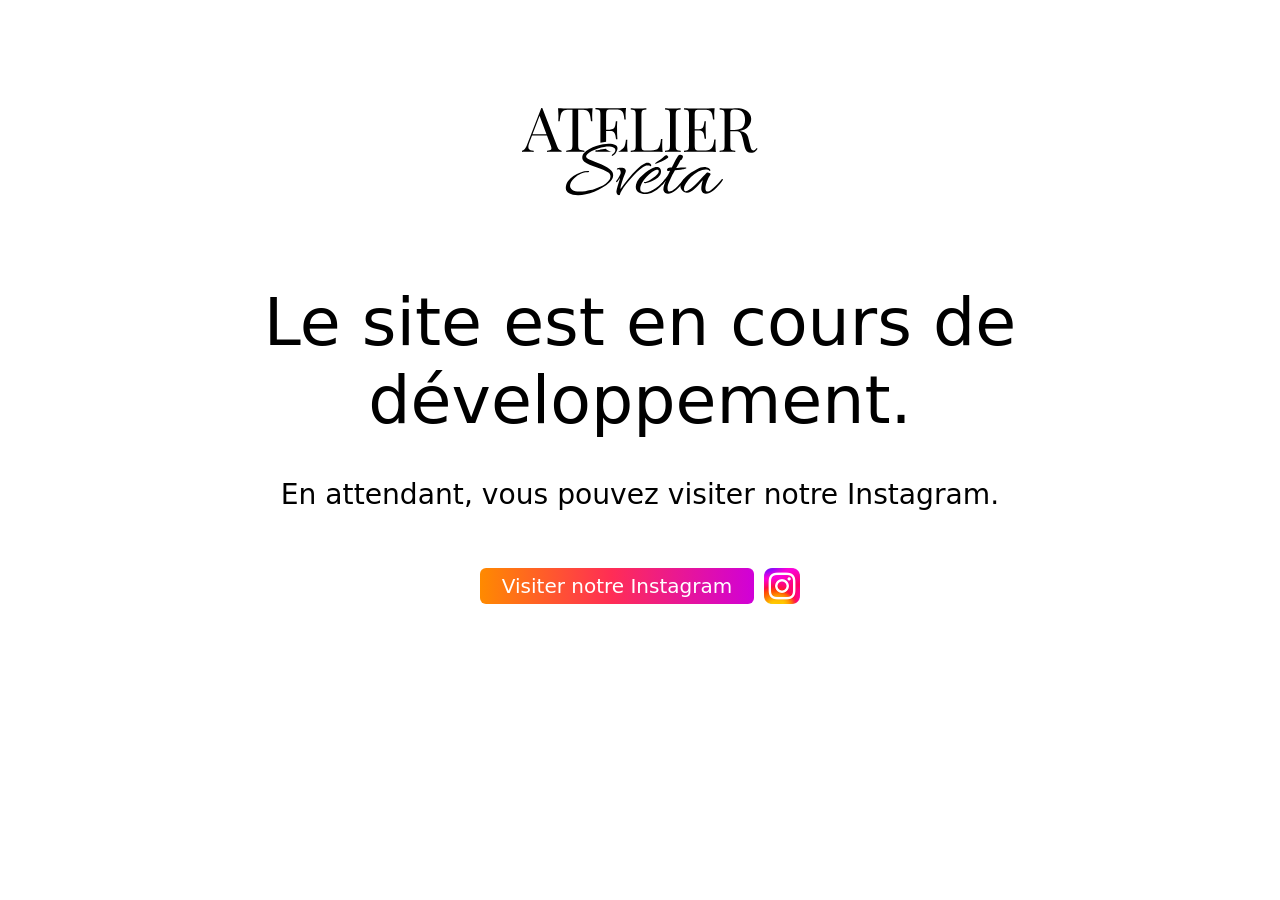
<file: site/index.html>
<!doctype html>
<html lang="fr">
  <head>
    <meta charset="utf-8" />
    <meta name="viewport" content="width=device-width, initial-scale=1" />
    <title>Atelier Sveta | Site en cours de développement</title>
    <meta
      name="description"
      content="Le site Atelier Sveta est en cours de développement. En attendant, vous pouvez visiter notre Instagram."
    />
    <link rel="stylesheet" href="./assets/styles.css" />
  </head>
  <body class="coming-soon-page">
    <main class="coming-soon" aria-labelledby="coming-soon-title">
      <img
        class="coming-soon-logo"
        src="./assets/atelier-sveta-logo.svg"
        alt="Atelier Sveta"
        width="267"
        height="99"
      />

      <section class="coming-soon-copy">
        <h1 id="coming-soon-title">Le site est en cours de développement.</h1>
        <p>En attendant, vous pouvez visiter notre Instagram.</p>
        <a
          class="instagram-link"
          href="https://www.instagram.com/atelier.sveta.causse/"
          target="_blank"
          rel="noopener noreferrer"
        >
          <span>Visiter notre Instagram</span>
          <img src="./assets/instagram-logo.png" alt="" width="36" height="36" />
        </a>
      </section>
    </main>
  </body>
</html>
</file>
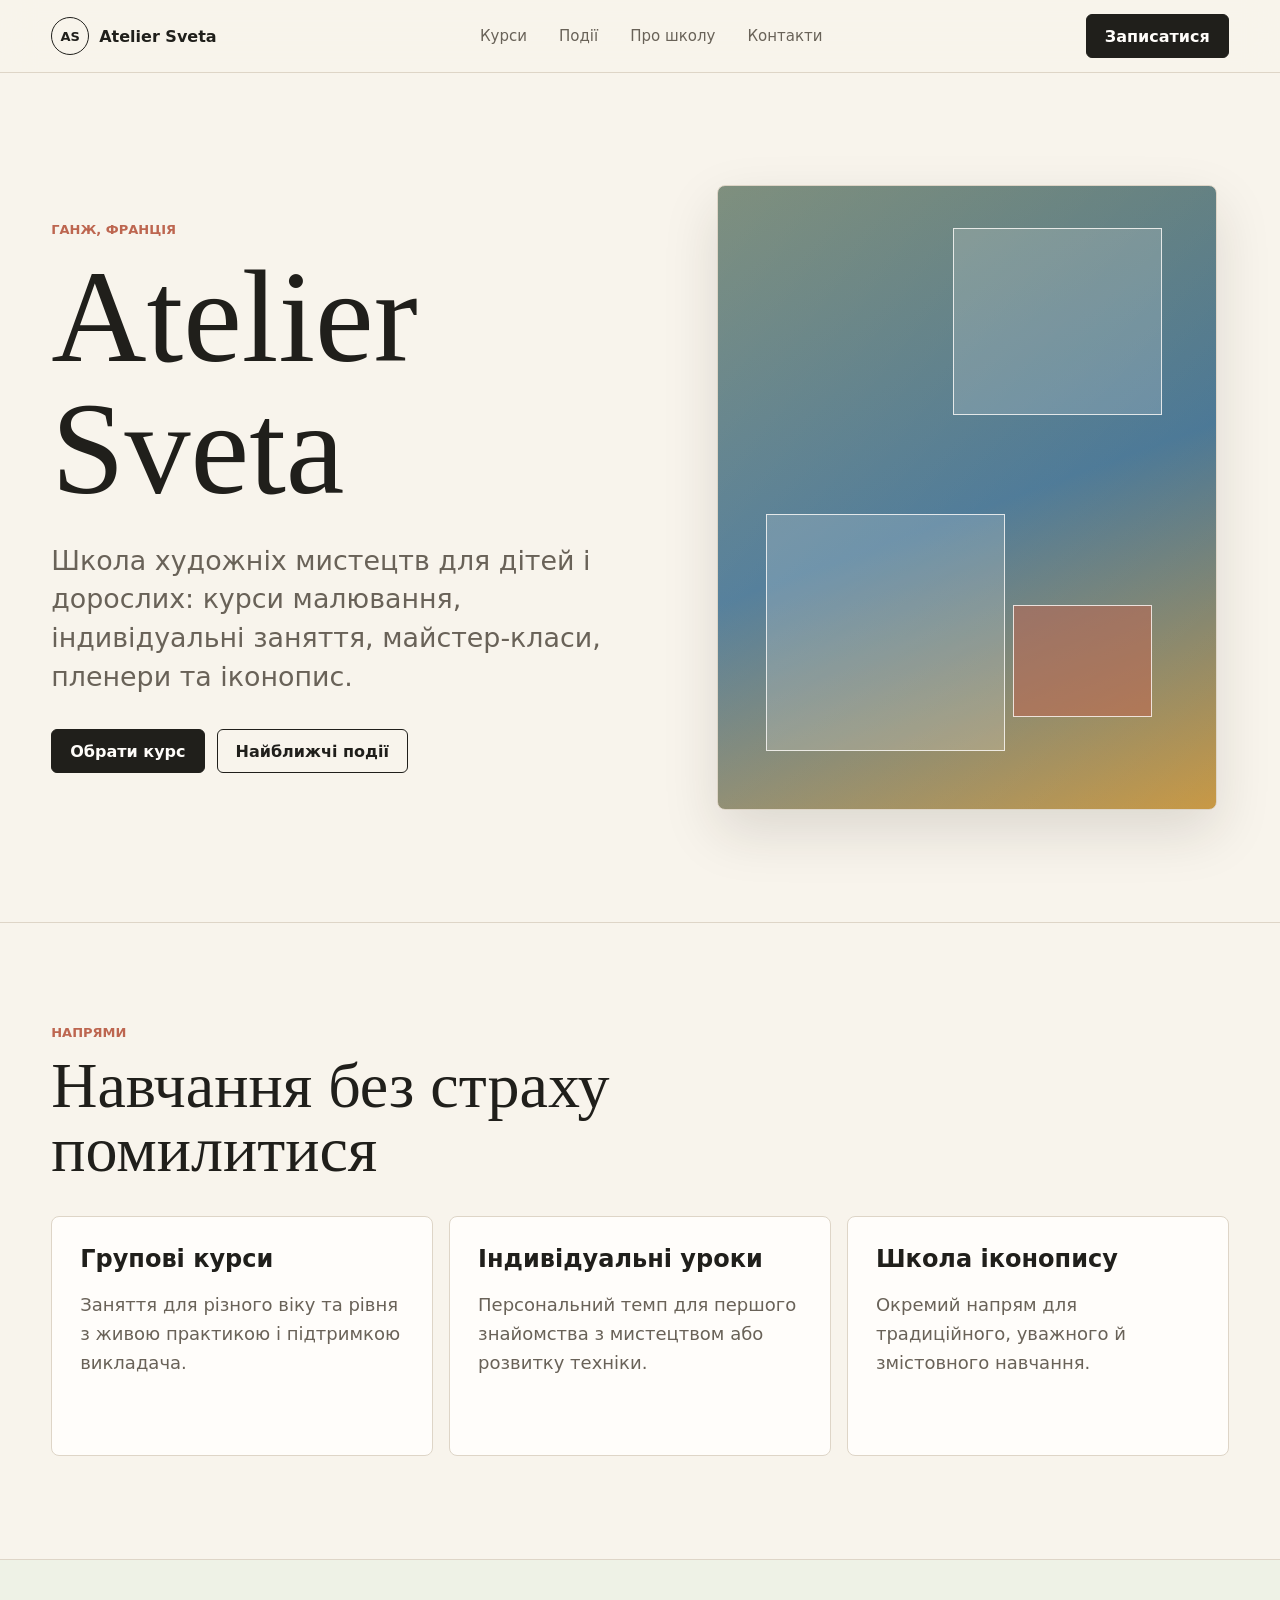
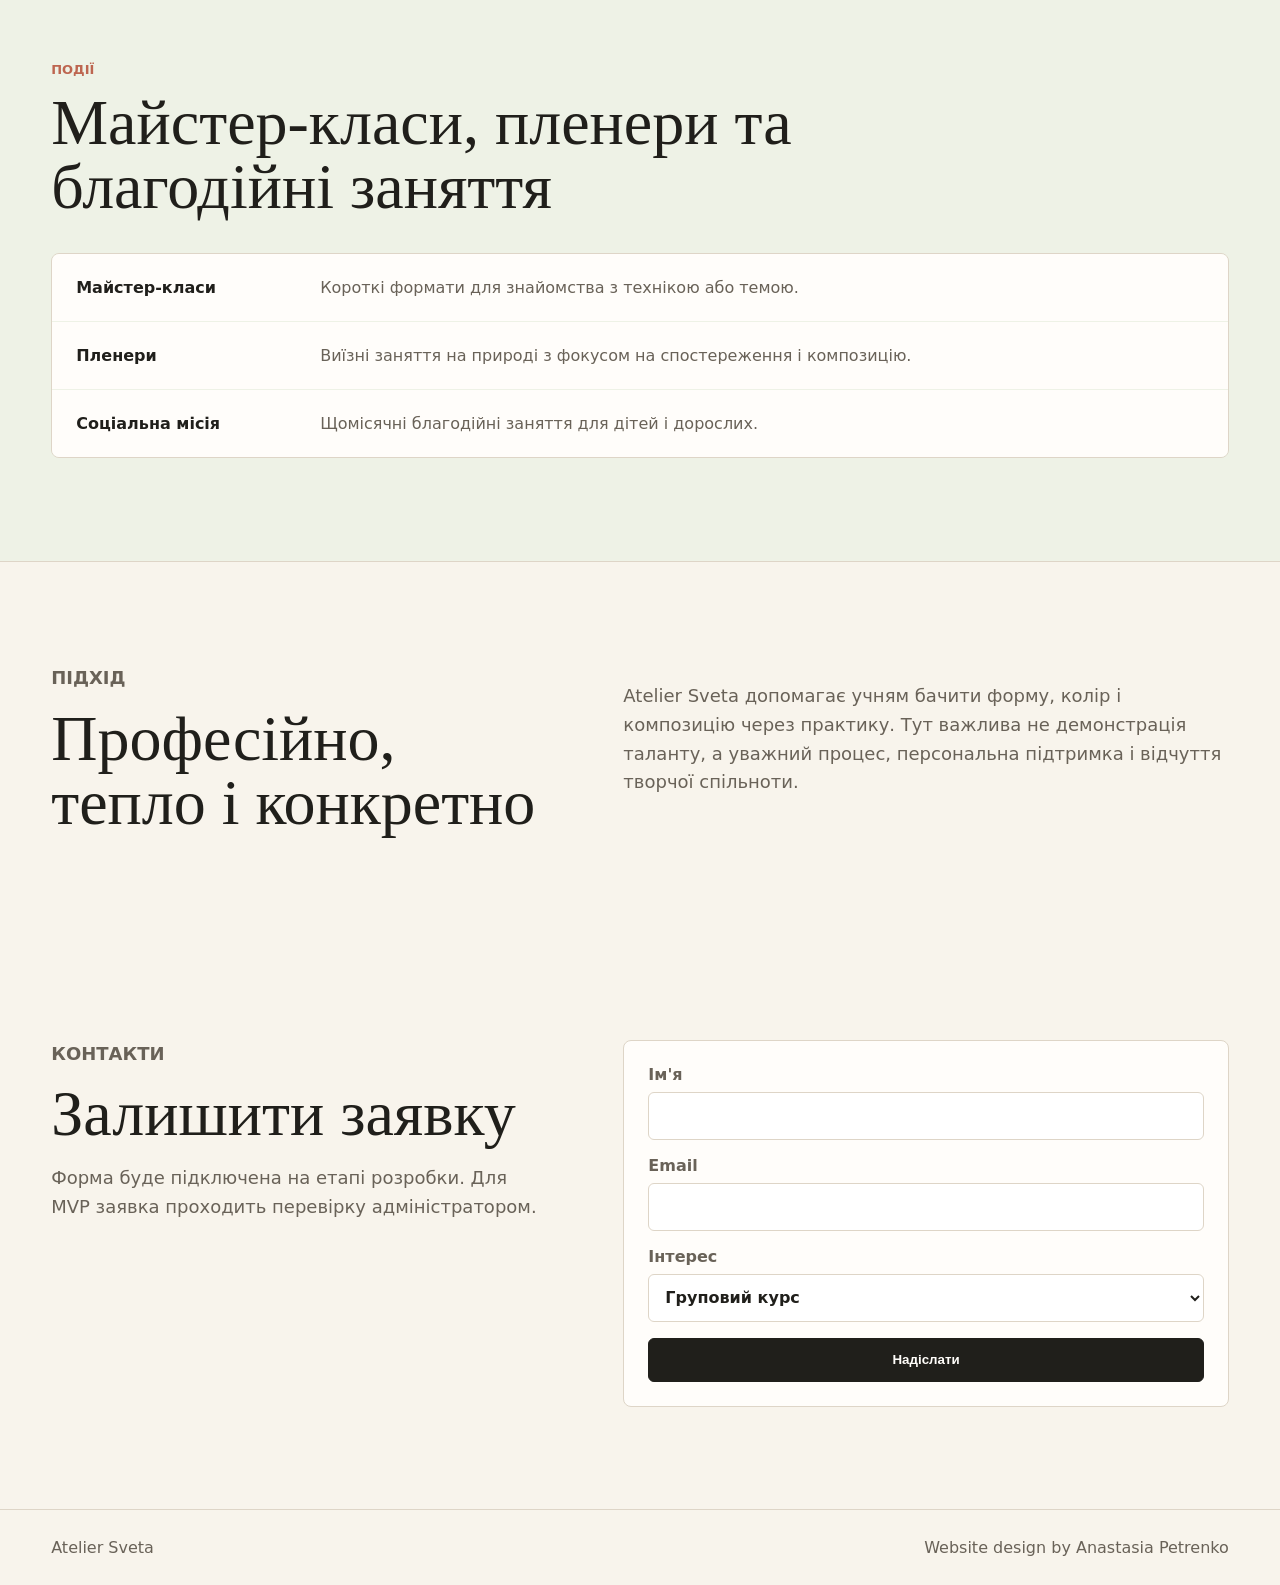
<file: site/dev.html>
<!doctype html>
<html lang="uk">
  <head>
    <meta charset="utf-8" />
    <meta name="viewport" content="width=device-width, initial-scale=1" />
    <title>Atelier Sveta | Art School in Ganges</title>
    <meta
      name="description"
      content="Atelier Sveta is an art school in Ganges, France, offering drawing courses, workshops, plein airs, and icon painting."
    />
    <link rel="stylesheet" href="./assets/styles.css" />
  </head>
  <body>
    <header class="site-header">
      <a class="brand" href="#top" aria-label="Atelier Sveta home">
        <span class="brand-mark">AS</span>
        <span>Atelier Sveta</span>
      </a>
      <nav class="main-nav" aria-label="Primary navigation">
        <a href="#courses">Курси</a>
        <a href="#events">Події</a>
        <a href="#about">Про школу</a>
        <a href="#contact">Контакти</a>
      </nav>
      <a class="nav-cta" href="#contact">Записатися</a>
    </header>

    <main id="top">
      <section class="hero">
        <div class="hero-copy">
          <p class="eyebrow">Ганж, Франція</p>
          <h1>Atelier Sveta</h1>
          <p class="lead">
            Школа художніх мистецтв для дітей і дорослих: курси малювання,
            індивідуальні заняття, майстер-класи, пленери та іконопис.
          </p>
          <div class="hero-actions">
            <a class="button primary" href="#courses">Обрати курс</a>
            <a class="button secondary" href="#events">Найближчі події</a>
          </div>
        </div>
        <div class="hero-visual" aria-hidden="true">
          <div class="canvas-card">
            <span></span>
            <span></span>
            <span></span>
          </div>
        </div>
      </section>

      <section class="section" id="courses">
        <div class="section-heading">
          <p class="eyebrow">Напрями</p>
          <h2>Навчання без страху помилитися</h2>
        </div>
        <div class="card-grid">
          <article class="feature-card">
            <h3>Групові курси</h3>
            <p>Заняття для різного віку та рівня з живою практикою і підтримкою викладача.</p>
          </article>
          <article class="feature-card">
            <h3>Індивідуальні уроки</h3>
            <p>Персональний темп для першого знайомства з мистецтвом або розвитку техніки.</p>
          </article>
          <article class="feature-card">
            <h3>Школа іконопису</h3>
            <p>Окремий напрям для традиційного, уважного й змістовного навчання.</p>
          </article>
        </div>
      </section>

      <section class="section band" id="events">
        <div class="section-heading">
          <p class="eyebrow">Події</p>
          <h2>Майстер-класи, пленери та благодійні заняття</h2>
        </div>
        <div class="event-list">
          <article>
            <strong>Майстер-класи</strong>
            <span>Короткі формати для знайомства з технікою або темою.</span>
          </article>
          <article>
            <strong>Пленери</strong>
            <span>Виїзні заняття на природі з фокусом на спостереження і композицію.</span>
          </article>
          <article>
            <strong>Соціальна місія</strong>
            <span>Щомісячні благодійні заняття для дітей і дорослих.</span>
          </article>
        </div>
      </section>

      <section class="section split" id="about">
        <div>
          <p class="eyebrow">Підхід</p>
          <h2>Професійно, тепло і конкретно</h2>
        </div>
        <p>
          Atelier Sveta допомагає учням бачити форму, колір і композицію через
          практику. Тут важлива не демонстрація таланту, а уважний процес,
          персональна підтримка і відчуття творчої спільноти.
        </p>
      </section>

      <section class="section contact" id="contact">
        <div>
          <p class="eyebrow">Контакти</p>
          <h2>Залишити заявку</h2>
          <p>Форма буде підключена на етапі розробки. Для MVP заявка проходить перевірку адміністратором.</p>
        </div>
        <form class="signup-form">
          <label>
            Ім'я
            <input type="text" name="name" autocomplete="name" />
          </label>
          <label>
            Email
            <input type="email" name="email" autocomplete="email" />
          </label>
          <label>
            Інтерес
            <select name="interest">
              <option>Груповий курс</option>
              <option>Індивідуальний урок</option>
              <option>Майстер-клас або пленер</option>
              <option>Іконопис</option>
            </select>
          </label>
          <button type="submit">Надіслати</button>
        </form>
      </section>
    </main>

    <footer class="site-footer">
      <span>Atelier Sveta</span>
      <span>Website design by Anastasia Petrenko</span>
    </footer>
    <script src="./assets/main.js"></script>
  </body>
</html>
</file>
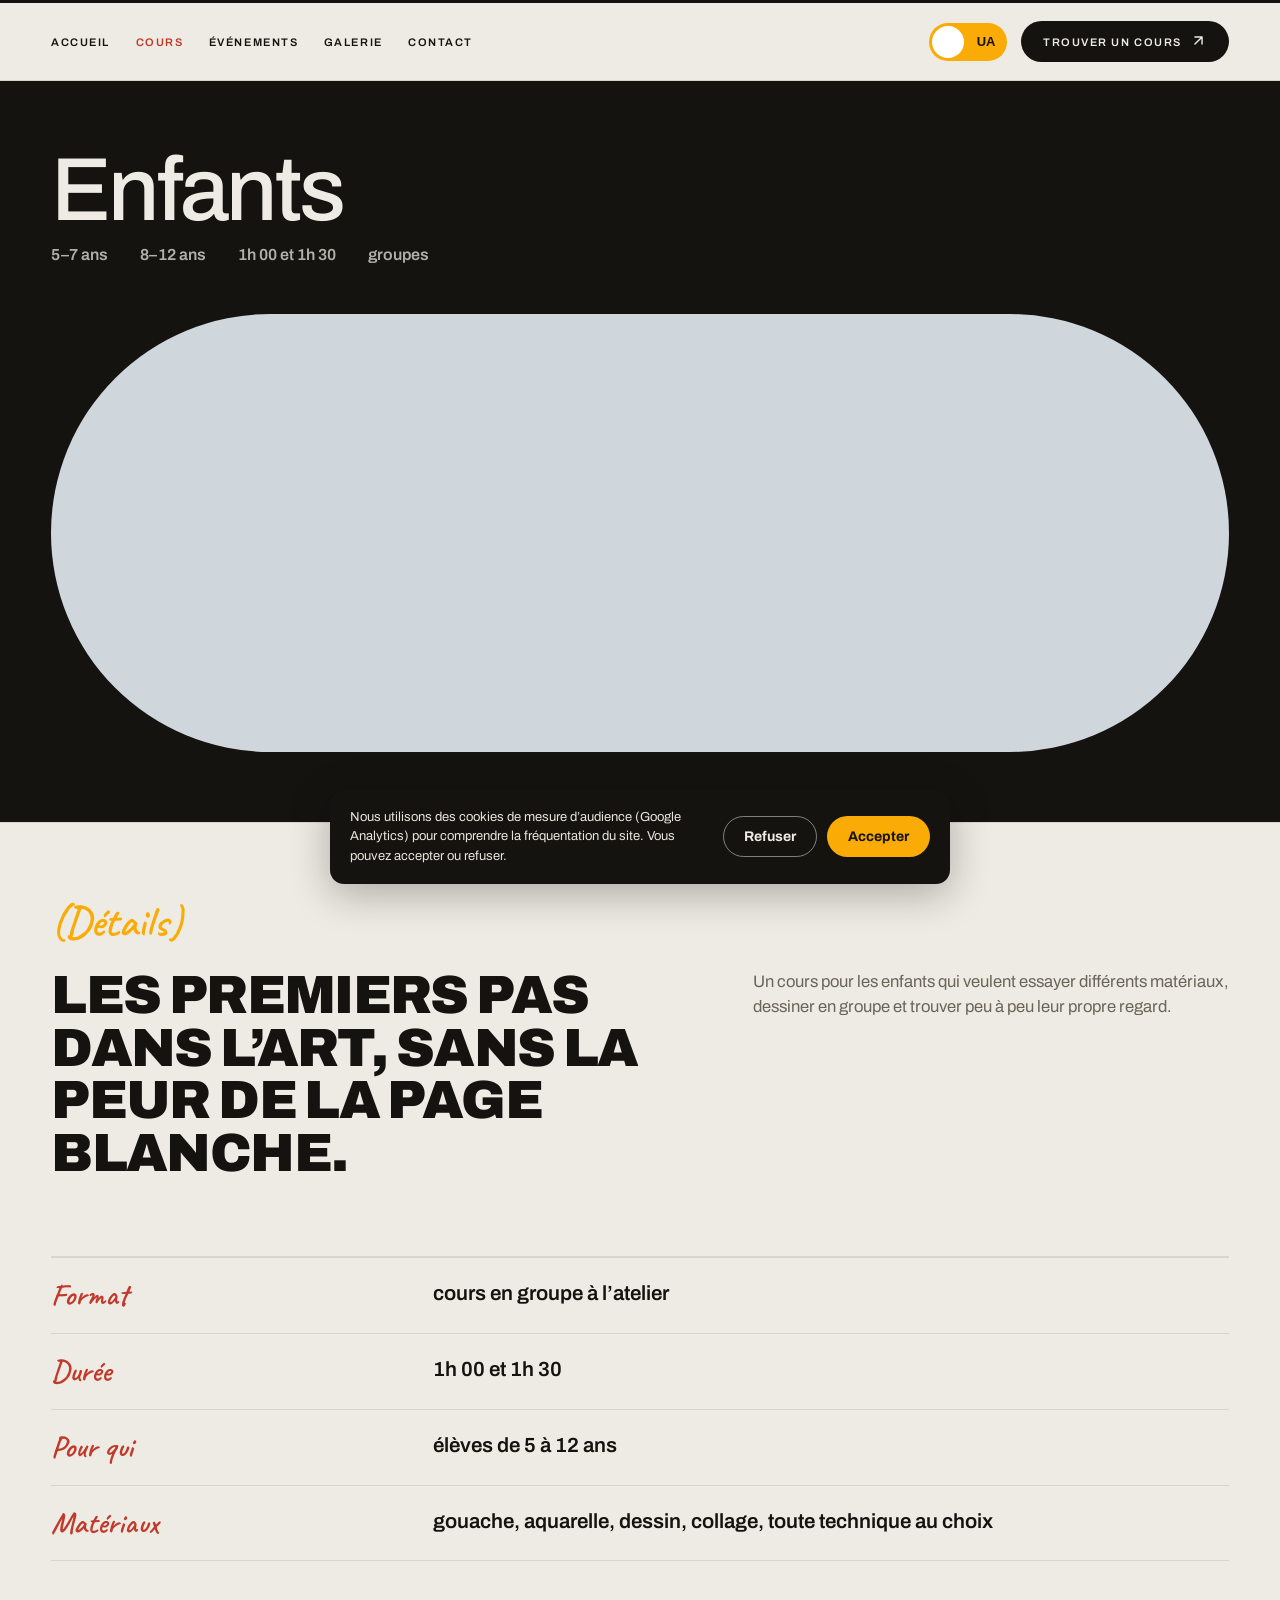
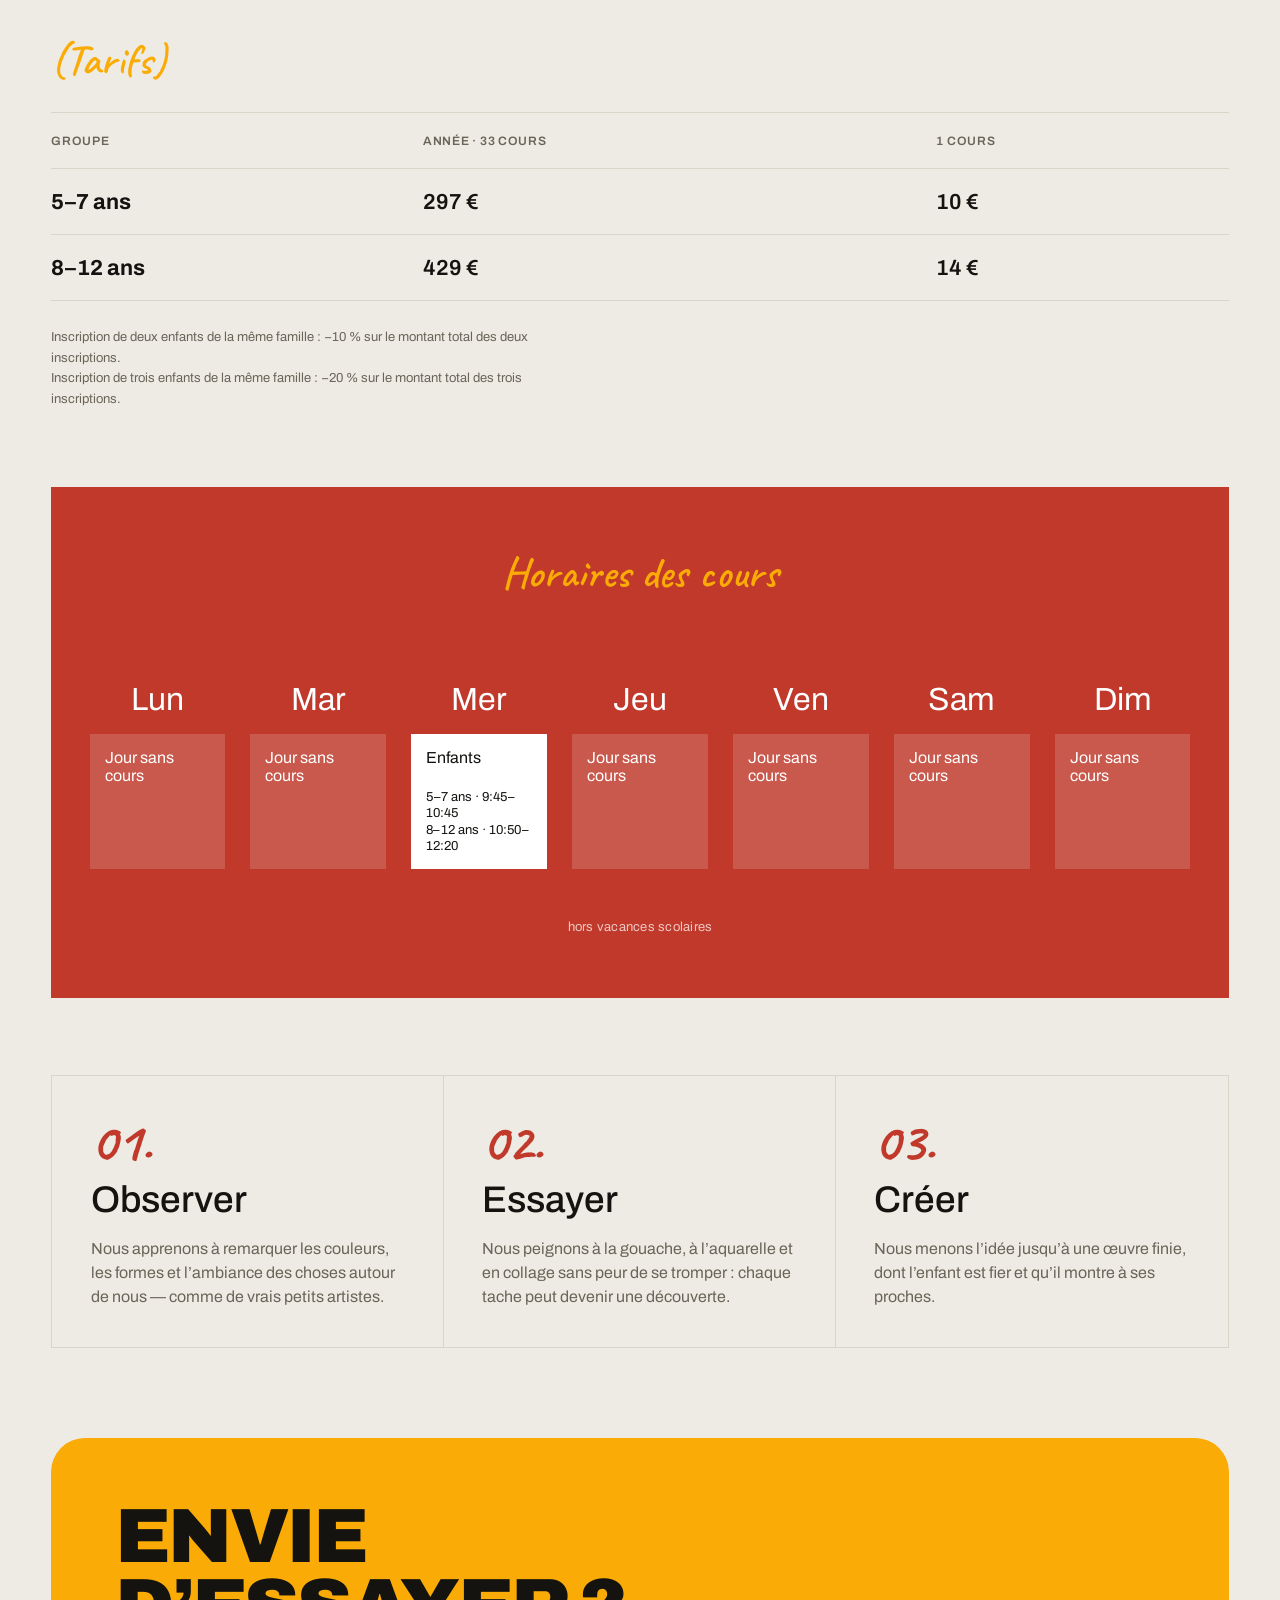
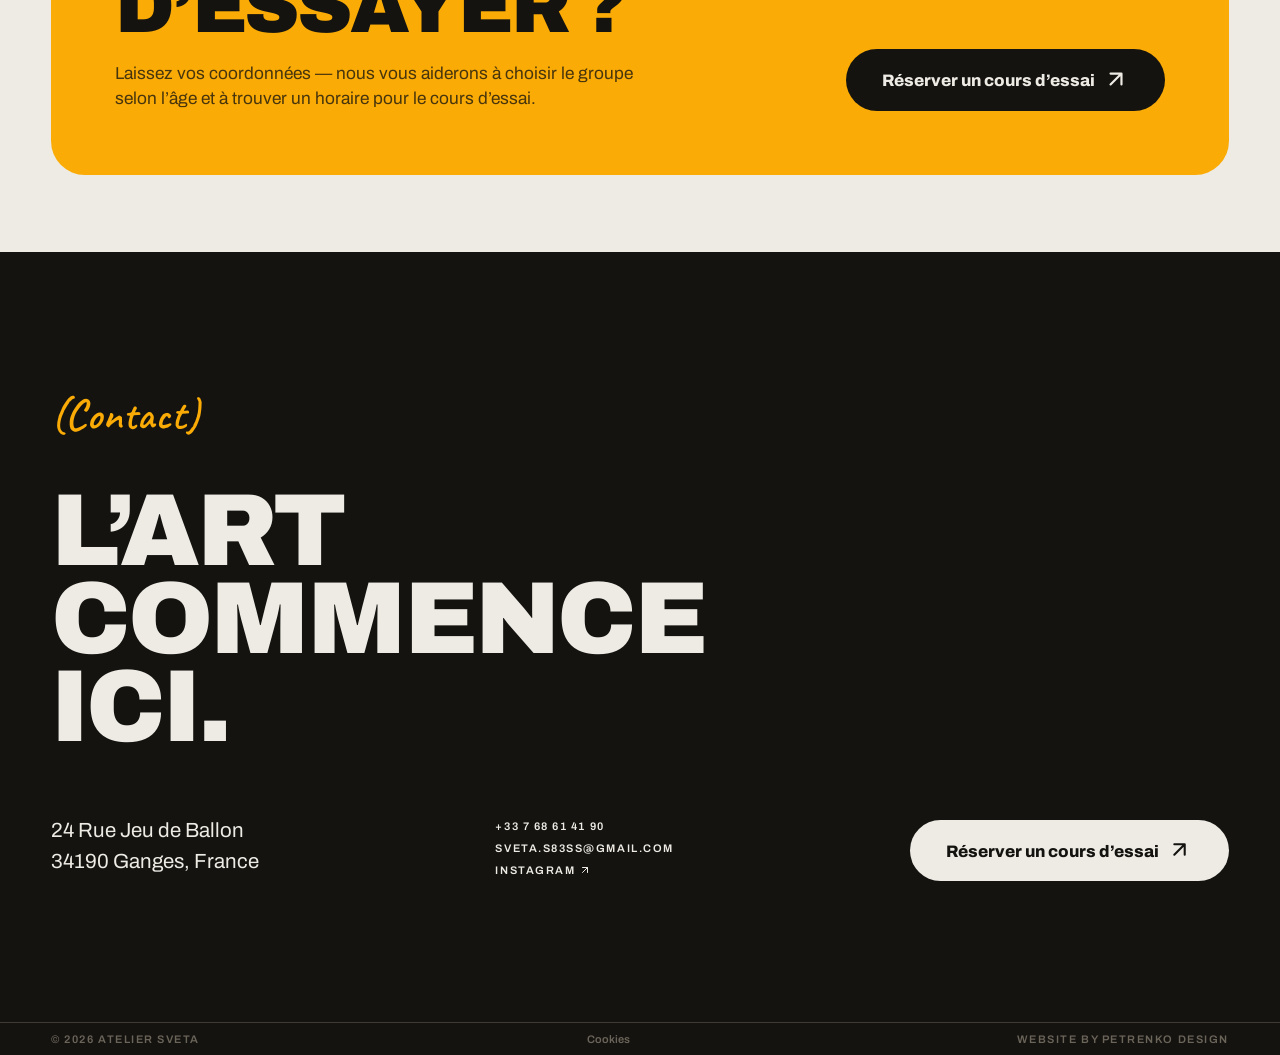
<file: site/development/course.html>
<!DOCTYPE html>
<html lang="fr">
<head>
<meta charset="utf-8">
<link rel="icon" type="image/png" href="./assets/favicon.png?v=2">
<link rel="apple-touch-icon" href="./assets/favicon.png?v=2">
<meta name="description" content="Cours d’art à l’Atelier Sveta (Ganges) : détails, programme, horaires et tarifs. Réservez un cours d’essai.">
<meta name="viewport" content="width=device-width, initial-scale=1">
<link rel="stylesheet" href="./assets/trial-modal.css?v=4">
<link rel="preconnect" href="https://fonts.googleapis.com">
<link rel="preconnect" href="https://fonts.gstatic.com" crossorigin>
<link href="https://fonts.googleapis.com/css2?family=Archivo:wght@400;500;600;700;800;900&family=Caveat:wght@500;600;700&display=swap" rel="stylesheet">
<style>
  * { box-sizing:border-box; }
  body { margin:0; background:#edebe3; color:#141310; font-family:'Archivo',system-ui,sans-serif; -webkit-font-smoothing:antialiased; }
  a { color:inherit; text-decoration:none; }
  ::selection { background:#141310; color:#edebe3; }
  :focus-visible { outline:3px solid rgba(250,171,6,.5); outline-offset:3px; border-radius:6px; }
  .micro { font-family:'Archivo',sans-serif; font-size:11px; font-weight:600; letter-spacing:.14em; text-transform:uppercase; }
  .wm { font-family:'Archivo',sans-serif; font-weight:900; letter-spacing:-.03em; line-height:.86; text-transform:uppercase; }
  .hand { font-family:'Caveat',cursive; font-weight:600; line-height:1; }
  .nlink { transition:color .2s ease; }
  .nlink:hover, .nlink.is-active { color:#c0392b; }
  .btn { transition:transform .25s cubic-bezier(.34,1.3,.5,1), background-color .25s ease, color .25s ease; }
  .btn:hover { transform:scale(1.04); }
  .btn:active { transform:scale(.98); transition-duration:.08s; }
  .btn-icon {
    display:inline-block;
    flex:none;
    background:currentColor;
    -webkit-mask:url('./assets/arrow-up-right.svg') center/contain no-repeat;
    mask:url('./assets/arrow-up-right.svg') center/contain no-repeat;
    transform:translateY(-1px);
    transition:transform .25s ease;
  }
  .btn-icon { width:1.55em; height:1.55em; }
  .btn:hover .btn-icon { transform:translate(4px,-4px); }
  .btn--ink:hover { background:#2a2620 !important; }
  .btn--light:hover { background:#fff !important; }
  .langtoggle { position:relative; display:inline-flex; align-items:center; width:78px; height:38px; border:0; border-radius:999px; padding:3px; background:#FAAB06; overflow:hidden; }
  .langpill { position:absolute; top:3px; left:3px; width:32px; height:32px; background:#fff; border-radius:50%; transition:transform .35s cubic-bezier(.4,0,.2,1); }
  .langtoggle.is-uk .langpill { transform:translateX(40px); }
  .langbtn { position:relative; z-index:1; flex:0 0 36px; width:36px; height:32px; border:0; background:transparent; border-radius:40px; padding:0; color:#141310; cursor:pointer; font-size:13px; font-weight:600; letter-spacing:0; transition:color .25s ease; }
  .langtoggle.is-fr .langbtn:first-of-type,
  .langtoggle.is-uk .langbtn:last-of-type { color:transparent; }
  body .menu-toggle,
  .mobile-nav-lang { display:none; }
  .site-header { display:flex; justify-content:space-between; align-items:center; gap:20px; padding:clamp(11px,1.5vw,18px) max(clamp(20px,4vw,64px), (100% - 1440px)/2); border-top:3px solid #141310; border-bottom:1px solid #d9d5c9; background:#edebe3; }
  .main-nav { display:flex; gap:clamp(18px,2vw,38px); align-items:center; }
  .header-actions { display:flex; justify-content:flex-end; align-items:center; gap:14px; }
  .course-page { min-height:100svh; display:flex; flex-direction:column; }
  .course-hero { background:#141310; color:#edebe3; border-bottom:1px solid #d9d5c9; padding:clamp(44px,5.5vw,82px) clamp(20px,4vw,64px); }
  .course-hero-grid { display:grid; grid-template-columns:minmax(0,1fr) minmax(260px,30vw,520px); gap:clamp(22px,4vw,72px); align-items:center; max-width:1440px; margin-inline:auto; }
  .course-title { margin:0 0 16px; font-weight:500; font-size:clamp(56px,7vw,136px); line-height:.88; letter-spacing:-.03em; }
  .course-tags { display:flex; flex-wrap:wrap; gap:12px 32px; color:rgba(237,235,227,.72); font-size:clamp(15px,1.25vw,22px); font-weight:600; }
  .course-image { aspect-ratio:695/258; border-radius:999px; overflow:hidden; background:#cfd6dc; }
  .course-image img,
  .course-image video { width:100%; height:100%; object-fit:cover; display:block; }
  .course-body { padding:clamp(52px,6vw,96px) clamp(20px,4vw,64px); max-width:1440px; margin-inline:auto; }
  .course-lead { display:grid; grid-template-columns:minmax(0,1.05fr) minmax(280px,.8fr); gap:clamp(34px,6vw,96px); align-items:start; padding-bottom:clamp(52px,6vw,96px); border-bottom:1px solid #d9d5c9; }
  .section-kicker { margin:0 0 clamp(20px,2vw,34px); color:#FAAB06; font-size:clamp(30px,3.4vw,52px); }
  .course-heading { margin:0; font-size:clamp(34px,4.2vw,68px); line-height:.98; font-weight:900; letter-spacing:-.03em; text-transform:uppercase; }
  .course-copy { margin:0; padding-top:calc(clamp(30px,3.4vw,52px) + clamp(20px,2vw,34px)); color:#6b6459; font-size:clamp(16px,1.3vw,22px); line-height:1.5; }
  .detail-list { display:grid; border-top:1px solid #d9d5c9; }
  .detail-row { display:grid; grid-template-columns:minmax(160px,.45fr) 1fr; gap:24px; padding:22px 0; border-bottom:1px solid #d9d5c9; }
  .detail-label { color:#c0392b; font-size:clamp(24px,2.4vw,38px); }
  .detail-value { color:#141310; font-size:clamp(18px,1.6vw,28px); font-weight:600; line-height:1.35; }
  .pricing { margin-top:clamp(52px,6vw,96px); }
  .pricing .section-kicker { margin:0 0 clamp(20px,2.4vw,36px); }
  .pricing-table-wrap { overflow-x:auto; }
  .pricing-table { width:100%; min-width:420px; border-collapse:collapse; }
  .pricing-table th, .pricing-table td { text-align:left; padding:clamp(14px,1.6vw,22px) clamp(14px,1.6vw,26px) clamp(14px,1.6vw,22px) 0; border-bottom:1px solid #d9d5c9; }
  .pricing-table thead th { border-top:1px solid #d9d5c9; font-family:'Archivo',sans-serif; font-weight:600; font-size:clamp(12px,0.95vw,15px); letter-spacing:.06em; text-transform:uppercase; color:#6b6459; }
  .pricing-table tbody th { font-weight:700; font-size:clamp(18px,1.7vw,26px); color:#141310; }
  .pricing-table tbody td { font-weight:600; font-size:clamp(18px,1.7vw,26px); color:#141310; }
  .pricing-table td:not(:first-child), .pricing-table th:not(:first-child) { padding-left:clamp(16px,2vw,40px); }
  .pricing-note { margin:clamp(18px,2vw,30px) 0 0; max-width:74ch; color:#6b6459; font-size:clamp(13px,1vw,16px); line-height:1.6; }
  @media (max-width:640px) {
    .pricing-table-wrap { overflow-x:visible; }
    .pricing-table, .pricing-table tbody { display:block; min-width:0; }
    .pricing-table thead { display:none; }
    .pricing-table tr { display:block; border-top:1px solid #d9d5c9; padding:20px 0; }
    .pricing-table th, .pricing-table td { display:block; border:none; padding:0; }
    .pricing-table tbody th { font-size:24px; margin-bottom:14px; }
    .pricing-table td { display:flex; justify-content:space-between; align-items:baseline; gap:16px; padding:7px 0; font-size:19px; }
    .pricing-table td:not(:first-child), .pricing-table th:not(:first-child) { padding-left:0; }
    .pricing-table td::before { content:attr(data-label); color:#6b6459; font-weight:600; font-size:13px; letter-spacing:.04em; text-transform:uppercase; }
  }
  .program { display:grid; grid-template-columns:repeat(3,minmax(0,1fr)); gap:0; margin-top:clamp(52px,6vw,96px); border:1px solid #d9d5c9; border-bottom:none; }
  .program-card { padding:clamp(28px,3vw,48px); border-right:1px solid #d9d5c9; border-bottom:1px solid #d9d5c9; }
  .program-card:nth-child(3n) { border-right:none; }
  .program-card h3 { margin:0 0 18px; font-size:clamp(26px,2.9vw,52px); line-height:.98; font-weight:500; }
  .program-num { display:block; font-family:'Caveat',cursive; font-weight:700; color:#c0392b; font-size:1.5em; line-height:1; margin-bottom:12px; }
  .program-card p { margin:0; color:#6b6459; font-size:clamp(16px,1.25vw,20px); line-height:1.5; }
  .schedule-section { margin-top:clamp(52px,6vw,96px); padding:clamp(44px,5vw,72px) clamp(18px,3vw,42px) clamp(42px,5vw,70px); background:#c0392b; color:#fff; overflow:hidden; }
  .schedule-title { margin:0 0 clamp(42px,7vw,110px); color:#FAAB06; font-size:clamp(30px,3.4vw,52px); text-align:center; }
  .schedule-grid { display:grid; grid-template-columns:repeat(7,minmax(0,1fr)); gap:clamp(14px,2vw,28px); align-items:stretch; }
  .schedule-note { margin:clamp(28px,4vw,56px) 0 0; text-align:center; color:rgba(255,255,255,.72); font-family:'Archivo',sans-serif; font-size:clamp(13px,1vw,16px); letter-spacing:.02em; }
  .schedule-day { display:grid; grid-template-rows:auto 1fr; gap:18px; min-width:0; }
  .schedule-day-name { margin:0; color:#fff; text-align:center; font-size:clamp(22px,2.5vw,44px); line-height:1; font-weight:400; }
  .schedule-card { width:100%; min-width:0; aspect-ratio:1/1; display:flex; flex-direction:column; justify-content:space-between; padding:15px; background:rgba(255,255,255,.16); color:#fff; overflow:hidden; }
  .schedule-card.is-active { background:#fff; color:#141310; }
  .schedule-card-title { margin:0; font-size:16px; line-height:1.15; font-weight:400; }
  .schedule-card-time { margin:18px 0 0; font-size:13px; line-height:1.25; }
  .schedule-card-note { margin:10px 0 0; color:inherit; opacity:.74; font-size:12px; line-height:1.3; }
  .course-cta { display:grid; grid-template-columns:minmax(0,1fr) auto; gap:24px; align-items:end; margin-top:clamp(54px,7vw,110px); padding:clamp(38px,5vw,74px); background:#FAAB06; color:#141310; border-radius:34px; }
  .course-cta h2 { margin:0; font-size:clamp(42px,6vw,96px); line-height:.92; }
  .course-cta p { margin:18px 0 0; max-width:54ch; color:rgba(20,19,16,.78); font-size:clamp(16px,1.35vw,22px); line-height:1.45; }
  .contact-section { background:#141310; color:#edebe3; padding:clamp(90px,11vw,150px) max(clamp(20px,4vw,64px), (100% - 1440px)/2); }
  .contact-kicker { margin:0 0 clamp(30px,4vw,60px); color:#FAAB06; font-size:clamp(30px,3.4vw,52px); }
  .contact-title { margin:0; font-size:clamp(40px,8vw,140px); color:#edebe3; }
  .contact-layout { display:flex; justify-content:space-between; gap:30px; flex-wrap:wrap; margin-top:clamp(40px,5vw,80px); }
  .contact-address { font-size:clamp(18px,1.6vw,24px); line-height:1.5; }
  .contact-links { line-height:2; color:#FAAB06; }
  .flink { color:#edebe3; transition:color .2s ease; }
  .flink:hover { color:#FAAB06; }
  .flink[data-arrow="true"]::after {
    content:"";
    display:inline-block;
    width:1.1em;
    height:1.1em;
    margin-left:.34em;
    vertical-align:-.14em;
    background:currentColor;
    -webkit-mask:url("./assets/arrow-up-right.svg") center/contain no-repeat;
    mask:url("./assets/arrow-up-right.svg") center/contain no-repeat;
  }
  .site-footer { display:flex; align-items:center; justify-content:space-between; gap:18px; padding:10px clamp(20px,4vw,64px); background:#141310; color:#6b6459; border-top:1px solid rgba(107,100,89,.5); }
  .site-footer-copy, .site-footer-credit { flex:none; color:#6b6459; white-space:nowrap; }
  .site-footer-line { display:none; }

  @media (max-width:920px) {
    .site-header { position:relative; flex-wrap:wrap; gap:10px; padding:14px; z-index:50; }
    .site-header .menu-toggle { display:inline-flex; align-items:center; justify-content:center; width:54px; height:44px; flex:0 0 54px; border:1px solid #cfcabd; border-radius:999px; background:transparent; color:#141310; cursor:pointer; }
    .menu-toggle-line, .menu-toggle-line::before, .menu-toggle-line::after { content:""; display:block; width:19px; height:2px; border-radius:2px; background:currentColor; transition:transform .25s ease, opacity .2s ease; }
    .menu-toggle-line { position:relative; }
    .menu-toggle-line::before, .menu-toggle-line::after { position:absolute; left:0; }
    .menu-toggle-line::before { top:-6px; }
    .menu-toggle-line::after { top:6px; }
    .site-header.is-menu-open .menu-toggle { background:#141310; color:#edebe3; }
    .site-header.is-menu-open .menu-toggle-line { background:transparent; }
    .site-header.is-menu-open .menu-toggle-line::before { transform:translateY(6px) rotate(45deg); }
    .site-header.is-menu-open .menu-toggle-line::after { transform:translateY(-6px) rotate(-45deg); }
    .main-nav { position:fixed; inset:0; z-index:1200; display:flex; flex-direction:column; justify-content:flex-end; width:100%; min-height:100svh; gap:0; overflow:hidden; padding:clamp(86px,18vw,118px) 24px clamp(34px,9vw,52px); border:none; background:rgba(8,8,7,.96); transform:translateY(-105%); opacity:0; pointer-events:none; transition:transform .34s cubic-bezier(.4,0,.2,1), opacity .25s ease; }
    .site-header.is-menu-open .main-nav { transform:translateY(0); opacity:1; pointer-events:auto; }
    .main-nav .nlink { width:100%; color:#edebe3; font-size:clamp(30px,11.5vw,52px); font-weight:800; letter-spacing:-.04em; line-height:1; text-transform:none; }
    .main-nav .nlink:hover, .main-nav .nlink.is-active { color:#c0392b; }
    .desktop-lang { display:none !important; }
    .mobile-nav-lang { display:flex; width:100%; margin-top:clamp(34px,9vw,52px); padding-top:22px; border-top:1px solid rgba(237,235,227,.16); align-items:center; justify-content:space-between; gap:16px; }
    .mobile-nav-lang-label { color:rgba(237,235,227,.42); font-size:11px; letter-spacing:.16em; }
    .mobile-nav-lang .langtoggle { background:#FAAB06; }
    .header-actions { width:100%; justify-content:space-between; gap:10px; }
    .header-cta { flex:1; justify-content:center; min-width:0; height:44px; padding:0 14px !important; font-size:10px; letter-spacing:.14em; white-space:nowrap; }
    .course-hero { padding:34px 16px 42px; }
    .course-hero-grid { grid-template-columns:1fr; gap:22px 16px; }
    .course-title-wrap { display:contents; }
    .course-title { grid-column:1; grid-row:1; margin:0; font-size:clamp(44px,13vw,68px); color:#edebe3; }
    .course-image { grid-column:1 / -1; grid-row:2; width:100%; aspect-ratio:3.2/1; }
    .course-tags { grid-column:1 / -1; grid-row:3; font-size:clamp(12px,3.4vw,14px); gap:8px 16px; }
    .course-body { padding:52px 16px 72px; }
    .course-lead { grid-template-columns:1fr; gap:28px; }
    .course-heading { font-size:clamp(38px,12vw,58px); }
    .course-copy { padding-top:0; }
    .detail-row { grid-template-columns:1fr; gap:8px; padding:18px 0; }
    .program { grid-template-columns:1fr; margin-left:-16px; margin-right:-16px; border-left:none; border-right:none; }
    .program-card { border-right:none; padding:30px 16px; }
    .schedule-section { margin-left:-16px; margin-right:-16px; padding:46px 16px; }
    .schedule-title { text-align:left; margin-bottom:40px; }
    .schedule-grid { grid-template-columns:1fr; gap:18px; }
    .schedule-day { grid-template-columns:64px 1fr; grid-template-rows:auto; align-items:stretch; gap:14px; }
    .schedule-day-name { text-align:left; font-size:28px; padding-top:16px; }
    .schedule-card { aspect-ratio:auto; min-height:132px; padding:22px; }
    .course-cta { grid-template-columns:1fr; padding:34px 18px; border-radius:28px; text-align:center; }
    .course-cta p { margin-inline:auto; }
    .course-cta .btn { justify-content:center; }
    .contact-section { padding:72px 16px; }
    .contact-kicker { margin-bottom:34px; }
    .contact-title { font-size:clamp(34px,11vw,54px); line-height:.94; letter-spacing:0; }
    .contact-layout { display:block; margin-top:40px; }
    .contact-address { margin-bottom:28px; }
    .contact-links { margin-bottom:34px; color:#edebe3; }
    .contact-links a { margin-bottom:8px; }
    .contact-section .btn { width:100%; justify-content:center; }
    .site-footer { flex-direction:column; align-items:center; text-align:center; gap:10px; padding:10px 16px; }
    .site-footer-copy, .site-footer-credit { white-space:normal; }
  }
</style>
</head>
<body>
<div class="course-page">
  <header class="site-header">
    <nav class="main-nav micro" id="mobile-menu">
      <a href="./home.html#top" class="nlink" data-i18n-fr="Accueil" data-i18n-uk="Головна">Accueil</a>
      <a href="./courses.html" class="nlink is-active" data-i18n-fr="Cours" data-i18n-uk="Курси">Cours</a>
      <a href="./events.html" class="nlink" data-i18n-fr="Événements" data-i18n-uk="Події">Événements</a>
      <a href="./gallery.html" class="nlink" data-i18n-fr="Galerie" data-i18n-uk="Галерея">Galerie</a>
      <a href="./contacts.html" class="nlink" data-i18n-fr="Contact" data-i18n-uk="Контакти">Contact</a>
      <div class="mobile-nav-lang micro">
        <span class="mobile-nav-lang-label" data-i18n-fr="Langue" data-i18n-uk="Мова">Langue</span>
        <div class="langtoggle is-fr">
          <span class="langpill" aria-hidden="true"></span>
          <button class="langbtn" type="button">FR</button>
          <button class="langbtn" type="button">UA</button>
        </div>
      </div>
    </nav>
    <div class="header-actions micro">
      <button class="menu-toggle" type="button" aria-label="Ouvrir le menu" data-i18n-aria-label-fr="Ouvrir le menu" data-i18n-aria-label-uk="Відкрити меню" aria-expanded="false" aria-controls="mobile-menu">
        <span class="menu-toggle-line" aria-hidden="true"></span>
      </button>
      <div class="desktop-lang langtoggle is-fr">
        <span class="langpill" aria-hidden="true"></span>
        <button class="langbtn" type="button">FR</button>
        <button class="langbtn" type="button">UA</button>
      </div>
      <a href="./courses.html" class="header-cta btn btn--ink" style="display:inline-flex; align-items:center; gap:8px; background:#141310; color:#edebe3; padding:12px 22px; border-radius:40px;"><span data-i18n-fr="Trouver un cours" data-i18n-uk="Знайти курс">Trouver un cours</span> <span class="btn-icon" aria-hidden="true"></span></a>
    </div>
  </header>

  <main>
    <section class="course-hero">
      <div class="course-hero-grid">
        <div class="course-title-wrap">
          <h1 class="course-title" data-course-title>Enfants</h1>
          <div class="course-tags" data-course-tags></div>
        </div>
        <div class="course-image">
          <video autoplay muted loop playsinline preload="metadata" aria-label="Élèves au travail à l’atelier" data-i18n-aria-label-fr="Élèves au travail à l’atelier" data-i18n-aria-label-uk="Учні працюють у художній школі" data-course-video>
            <source src="./assets/course-kids-video.mp4" type="video/mp4" data-course-video-source>
          </video>
        </div>
      </div>
    </section>

    <section class="course-body">
      <div class="course-lead">
        <div>
          <div class="section-kicker hand" data-course-kicker data-i18n-fr="(Détails)" data-i18n-uk="(Деталі)">(Détails)</div>
          <h2 class="course-heading" data-course-heading>Les premiers pas dans l’art, sans la peur de la page blanche.</h2>
        </div>
        <p class="course-copy" data-course-copy>Un cours pour les enfants qui veulent essayer différents matériaux, dessiner en groupe et trouver peu à peu leur propre regard.</p>
      </div>

      <div class="detail-list" aria-label="Détails du cours" data-i18n-aria-label-fr="Détails du cours" data-i18n-aria-label-uk="Параметри курсу">
        <div class="detail-row">
          <div class="detail-label hand" data-i18n-fr="Format" data-i18n-uk="Формат">Format</div>
          <div class="detail-value" data-course-format>cours en groupe à l’atelier</div>
        </div>
        <div class="detail-row">
          <div class="detail-label hand" data-i18n-fr="Durée" data-i18n-uk="Тривалість">Durée</div>
          <div class="detail-value" data-course-duration>1h00 et 1h30</div>
        </div>
        <div class="detail-row">
          <div class="detail-label hand" data-i18n-fr="Pour qui" data-i18n-uk="Для кого">Pour qui</div>
          <div class="detail-value" data-course-for>élèves de 5 à 12 ans</div>
        </div>
        <div class="detail-row">
          <div class="detail-label hand" data-i18n-fr="Matériaux" data-i18n-uk="Матеріали">Matériaux</div>
          <div class="detail-value" data-course-materials>gouache, aquarelle, dessin, collage, toute technique au choix</div>
        </div>
      </div>

      <section class="pricing" aria-labelledby="pricing-title" data-pricing-section>
        <div class="section-kicker hand" id="pricing-title" data-i18n-fr="(Tarifs)" data-i18n-uk="(Вартість)">(Tarifs)</div>
        <div class="pricing-table-wrap">
          <table class="pricing-table">
            <thead>
              <tr><th scope="col" data-i18n-fr="Groupe" data-i18n-uk="Група">Groupe</th><th scope="col" data-price-yearhead>Année · 33 cours</th><th scope="col" data-ten-head data-i18n-fr="10 cours" data-i18n-uk="10 занять" style="display:none">10 cours</th><th scope="col" data-i18n-fr="1 cours" data-i18n-uk="1 заняття">1 cours</th></tr>
            </thead>
            <tbody data-pricing-rows></tbody>
          </table>
        </div>
        <p class="pricing-note" data-pricing-note></p>
      </section>

      <section class="schedule-section" aria-labelledby="schedule-title">
        <h2 class="schedule-title hand" id="schedule-title" data-i18n-fr="Horaires des cours" data-i18n-uk="Розклад курсів">Horaires des cours</h2>
        <div class="schedule-grid" data-schedule-grid></div>
        <p class="schedule-note" data-i18n-fr="hors vacances scolaires" data-i18n-uk="поза шкільними канікулами">hors vacances scolaires</p>
      </section>

      <div class="program">
        <article class="program-card">
          <h3><span class="program-num">01.</span> <span data-program-one-title>Observer</span></h3>
          <p data-program-one>Nous apprenons à remarquer les couleurs, les formes et l’ambiance des choses autour de nous — comme de vrais petits artistes.</p>
        </article>
        <article class="program-card">
          <h3><span class="program-num">02.</span> <span data-program-two-title>Essayer</span></h3>
          <p data-program-two>Nous peignons à la gouache, à l’aquarelle et en collage sans peur de se tromper : chaque tache peut devenir une découverte.</p>
        </article>
        <article class="program-card">
          <h3><span class="program-num">03.</span> <span data-program-three-title>Créer</span></h3>
          <p data-program-three>Nous menons l’idée jusqu’à une œuvre finie, dont l’enfant est fier et qu’il montre à ses proches.</p>
        </article>
      </div>

      <section class="course-cta">
        <div>
          <h2 class="wm" data-i18n-fr="Envie d’essayer ?" data-i18n-uk="Хочете спробувати?">Envie d’essayer ?</h2>
          <p data-i18n-fr="Laissez vos coordonnées — nous vous aiderons à choisir le groupe selon l’âge et à trouver un horaire pour le cours d’essai." data-i18n-uk="Залиште контакти — ми допоможемо підібрати групу за віком та знайти зручний час для пробного заняття.">Laissez vos coordonnées — nous vous aiderons à choisir le groupe selon l’âge et à trouver un horaire pour le cours d’essai.</p>
        </div>
        <a href="#trial-form" class="btn btn--ink js-open-trial" style="display:inline-flex; align-items:center; gap:8px; background:#141310; color:#edebe3; font-weight:800; font-size:clamp(15px,1.3vw,19px); padding:18px 36px; border-radius:40px;"><span data-i18n-fr="Réserver un cours d’essai" data-i18n-uk="Записатися на пробний">Réserver un cours d’essai</span> <span class="btn-icon" aria-hidden="true"></span></a>
      </section>
    </section>
  </main>

  <section id="contact" class="contact-section">
    <div class="contact-kicker hand" data-i18n-fr="(Contact)" data-i18n-uk="(Контакт)">(Contact)</div>
    <p class="contact-title wm" data-i18n-fr="L’art<br>commence<br>ici." data-i18n-uk="Мистецтво<br>починається<br>тут.">L’art<br>commence<br>ici.</p>
    <div class="contact-layout">
      <div class="contact-address" data-i18n-fr="24 Rue Jeu de Ballon<br>34190 Ganges, France" data-i18n-uk="24 Rue Jeu de Ballon<br>34190 Ganges, Франція">24 Rue Jeu de Ballon<br>34190 Ganges, France</div>
      <div class="contact-links micro">
        <a href="tel:+33768614190" class="flink" style="display:block;">+33 7 68 61 41 90</a>
        <a href="mailto:sveta.s83ss@gmail.com" class="flink" style="display:block;">sveta.s83ss@gmail.com</a>
        <a href="https://www.instagram.com/ateliersveta/" class="flink" data-arrow="true" style="display:block;">Instagram</a>
      </div>
      <a href="#trial-form" class="btn btn--light js-open-trial" style="align-self:flex-end; display:inline-flex; align-items:center; gap:8px; background:#edebe3; color:#141310; font-weight:800; font-size:clamp(15px,1.3vw,19px); padding:18px 36px; border-radius:40px;"><span data-i18n-fr="Réserver un cours d’essai" data-i18n-uk="Записатися на пробний">Réserver un cours d’essai</span> <span class="btn-icon" aria-hidden="true"></span></a>
    </div>
  </section>

  <footer class="site-footer micro">
    <span class="site-footer-copy">© 2026 Atelier Sveta</span>
    <span class="site-footer-line" aria-hidden="true"></span>
    <button type="button" class="site-footer-cookies nlink" data-i18n-fr="Cookies" data-i18n-uk="Cookies">Cookies</button>
    <span class="site-footer-line" aria-hidden="true"></span>
    <a href="https://petrenko-anastasiia.com/" target="_blank" rel="noopener noreferrer" class="site-footer-credit nlink">Website by Petrenko Design</a>
  </footer>
</div>

<div class="trial-modal" id="trial-modal" aria-hidden="true">
  <div class="trial-dialog" role="dialog" aria-modal="true" aria-labelledby="trial-title">
    <button class="trial-close" type="button" data-close-trial aria-label="Fermer le formulaire" data-i18n-aria-label-fr="Fermer le formulaire" data-i18n-aria-label-uk="Закрити форму">×</button>
    <form class="trial-form" id="trial-form" action="https://formsubmit.co/sveta.s83ss@gmail.com" method="POST" data-endpoint="https://formsubmit.co/ajax/sveta.s83ss@gmail.com">
      <h2 id="trial-title" data-i18n-fr="Cours d’essai" data-i18n-uk="Пробний урок">Cours d’essai</h2>
      <p data-i18n-fr="Laissez vos coordonnées, nous vous répondrons pour convenir du format et d’un horaire en fonction de l’âge de l’élève." data-i18n-uk="Залиште контакти, і ми відповімо, щоб узгодити формат і зручний час залежно від віку учня.">Laissez vos coordonnées, nous vous répondrons pour convenir du format et d’un horaire en fonction de l’âge de l’élève.</p>
      <input type="hidden" name="_subject" value="Нова заявка Atelier Sveta">
      <input type="hidden" name="_template" value="table">
      <input type="hidden" name="_captcha" value="false">
      <input type="text" name="_honey" style="display:none" tabindex="-1" autocomplete="off">
      <label class="trial-field"><span data-i18n-fr="Nom et prénom" data-i18n-uk="Ім'я та прізвище">Nom et prénom</span><input type="text" name="name" autocomplete="name" required></label>
      <label class="trial-field"><span data-i18n-fr="Téléphone ou e-mail" data-i18n-uk="Телефон або email">Téléphone ou e-mail</span><input type="text" name="contact" autocomplete="email" required></label>
      <label class="trial-field"><span data-i18n-fr="Cours" data-i18n-uk="Напрям">Cours</span><select name="course" id="trial-course"><option data-i18n-fr="Enfants" data-i18n-uk="Діти">Enfants</option><option data-i18n-fr="Adolescents" data-i18n-uk="Підлітки">Adolescents</option><option data-i18n-fr="Adultes" data-i18n-uk="Дорослі">Adultes</option><option data-i18n-fr="Cours individuels" data-i18n-uk="Індивідуальні уроки">Cours individuels</option><option data-i18n-fr="Préparation aux examens" data-i18n-uk="Підготовка до іспитів">Préparation aux examens</option><option data-i18n-fr="Cours en ligne" data-i18n-uk="Онлайн курси">Cours en ligne</option></select></label>
      <label class="trial-field"><span data-i18n-fr="Commentaire" data-i18n-uk="Коментар">Commentaire</span><textarea name="message" placeholder="Âge de l’élève, jour souhaité ou question" data-i18n-placeholder-fr="Âge de l’élève, jour souhaité ou question" data-i18n-placeholder-uk="Вік учня, бажаний день або питання"></textarea></label>
      <div class="trial-actions">
        <button class="trial-submit" type="submit"><span data-i18n-fr="Envoyer" data-i18n-uk="Надіслати">Envoyer</span> <span class="btn-icon" aria-hidden="true"></span></button>
        <button class="trial-cancel" type="button" data-close-trial data-i18n-fr="Annuler" data-i18n-uk="Скасувати">Annuler</button>
      </div>
    </form>
  </div>
</div>
<script src="./assets/trial-modal.js?v=2"></script>
<script src="./assets/i18n.js?v=2"></script>
<script src="./assets/analytics.js?v=2"></script>
<script>
  const FREE = { fr:'Jour sans cours', uk:'Вільний від занять день' };
  const weekDays = ['Пн','Вт','Ср','Чт','Пт','Сб','Нд'];
  const schedules = {
    kids: [
      { day:'Пн', title:FREE },
      { day:'Вт', title:FREE },
      { day:'Ср', title:{fr:'Enfants',uk:'Діти'}, time:{fr:'5–7 ans · 9:45–10:45<br>8–12 ans · 10:50–12:20',uk:'5–7 років · 9:45–10:45<br>8–12 років · 10:50–12:20'}, active:true },
      { day:'Чт', title:FREE },
      { day:'Пт', title:FREE },
      { day:'Сб', title:FREE },
      { day:'Нд', title:FREE }
    ],
    teens: [
      { day:'Пн', title:FREE },
      { day:'Вт', title:FREE },
      { day:'Ср', title:{fr:'Adolescents',uk:'Підлітки'}, time:{fr:'14:00–15:30',uk:'14:00–15:30'}, active:true },
      { day:'Чт', title:FREE },
      { day:'Пт', title:FREE },
      { day:'Сб', title:FREE },
      { day:'Нд', title:FREE }
    ],
    adults: [
      { day:'Пн', title:{fr:'Adultes',uk:'Дорослі'}, time:{fr:'Groupe 1 · 10:45–13:15<br>Groupe 2 · 13:50–16:20',uk:'Група 1 · 10:45–13:15<br>Група 2 · 13:50–16:20'}, active:true },
      { day:'Вт', title:{fr:'Adultes',uk:'Дорослі'}, time:{fr:'17:30–19:30',uk:'17:30–19:30'}, active:true },
      { day:'Ср', title:{fr:'Adultes',uk:'Дорослі'}, time:{fr:'14:00–15:30',uk:'14:00–15:30'}, active:true },
      { day:'Чт', title:FREE },
      { day:'Пт', title:{fr:'Adultes',uk:'Дорослі'}, time:{fr:'17:30–19:30',uk:'17:30–19:30'}, active:true },
      { day:'Сб', title:FREE },
      { day:'Нд', title:FREE }
    ],
    individual: [
      { day:'Пн', title:FREE },
      { day:'Вт', title:FREE },
      { day:'Ср', title:FREE },
      { day:'Чт', title:FREE },
      { day:'Пт', title:{fr:'Individuel',uk:'Індивідуально'}, time:{fr:'sur rendez-vous',uk:'за домовленістю'}, note:{fr:'à l’atelier',uk:'у майстерні'}, active:true },
      { day:'Сб', title:{fr:'Individuel',uk:'Індивідуально'}, time:{fr:'sur rendez-vous',uk:'за домовленістю'}, note:{fr:'à l’atelier',uk:'у майстерні'}, active:true },
      { day:'Нд', title:FREE }
    ],
    exams: [
      { day:'Пн', title:FREE },
      { day:'Вт', title:FREE },
      { day:'Ср', title:FREE },
      { day:'Чт', title:{fr:'Préparation',uk:'Підготовка'}, time:{fr:'sur rendez-vous',uk:'за домовленістю'}, note:{fr:'examens / portfolio',uk:'іспити / портфоліо'}, active:true },
      { day:'Пт', title:FREE },
      { day:'Сб', title:{fr:'Préparation',uk:'Підготовка'}, time:{fr:'sur rendez-vous',uk:'за домовленістю'}, note:{fr:'examens / portfolio',uk:'іспити / портфоліо'}, active:true },
      { day:'Нд', title:FREE }
    ],
    online: [
      { day:'Пн', title:FREE },
      { day:'Вт', title:FREE },
      { day:'Ср', title:FREE },
      { day:'Чт', title:{fr:'Cours en ligne',uk:'Онлайн курс'}, time:{fr:'sur rendez-vous',uk:'за домовленістю'}, note:{fr:'visio',uk:'відеозв’язок'}, active:true },
      { day:'Пт', title:FREE },
      { day:'Сб', title:{fr:'Cours en ligne',uk:'Онлайн курс'}, time:{fr:'sur rendez-vous',uk:'за домовленістю'}, note:{fr:'visio',uk:'відеозв’язок'}, active:true },
      { day:'Нд', title:FREE }
    ]
  };

  const courses = {
    kids: {
      no:'01',
      title:{fr:'Enfants',uk:'Діти'},
      tags:[{fr:'5–7 ans',uk:'5–7 років'},{fr:'8–12 ans',uk:'8–12 років'},{fr:'1h 00 et 1h 30',uk:'1 год та 1 год 30 хв'},{fr:'groupes',uk:'групи'}],
      img:'./assets/course-01.png',
      video:'./assets/course-kids-video.mp4',
      heading:{fr:'Les premiers pas dans l’art, sans la peur de la page blanche.',uk:'Перші кроки в мистецтві без страху чистого аркуша.'},
      copy:{fr:'Un cours pour les enfants qui veulent essayer différents matériaux, dessiner en groupe et trouver peu à peu leur propre regard.',uk:'Курс для дітей, які хочуть пробувати різні матеріали, малювати в групі та поступово знаходити власний спосіб бачити світ.'},
      format:{fr:'cours en groupe à l’atelier',uk:'групові заняття у майстерні'},
      duration:{fr:'1h 00 et 1h 30',uk:'1 год та 1 год 30 хв'},
      forWhom:{fr:'élèves de 5 à 12 ans',uk:'учні 5–12 років'},
      materials:{fr:'gouache, aquarelle, dessin, collage, toute technique au choix',uk:'гуаш, акварель, графіка, колаж, будь яка техніка на вибір учня'},
      schedule:schedules.kids,
      yearHead:{fr:'Année · 33 cours',uk:'Рік · 33 заняття'},
      pricing:[{group:{fr:'5–7 ans',uk:'5–7 років'}, year:'297 €', one:'10 €'},{group:{fr:'8–12 ans',uk:'8–12 років'}, year:'429 €', one:'14 €'}],
      pricingNote:{fr:'Inscription de deux enfants de la même famille : −10 % sur le montant total des deux inscriptions.<br>Inscription de trois enfants de la même famille : −20 % sur le montant total des trois inscriptions.',uk:'Запис двох дітей з однієї родини: −10 % від загальної суми двох записів.<br>Запис трьох дітей з однієї родини: −20 % від загальної суми трьох записів.'},
      program:[{title:{fr:'Observer',uk:'Спостерігати'},text:{fr:'Nous apprenons à remarquer les couleurs, les formes et l’ambiance des choses autour de nous — comme de vrais petits artistes.',uk:'Вчимося помічати кольори, форми й настрій у звичайних речах навколо — як справжні маленькі художники.'}},{title:{fr:'Essayer',uk:'Пробувати'},text:{fr:'Nous peignons à la gouache, à l’aquarelle et en collage sans peur de se tromper : chaque tache peut devenir une découverte.',uk:'Малюємо гуашшю, аквареллю та колажем без страху помилитися: кожна пляма може стати відкриттям.'}},{title:{fr:'Créer',uk:'Створювати'},text:{fr:'Nous menons l’idée jusqu’à une œuvre finie, dont l’enfant est fier et qu’il montre à ses proches.',uk:'Доводимо ідею до завершеної роботи, якою дитина пишається і несе показати рідним.'}}]
    },
    teens: {
      no:'02',
      title:{fr:'Adolescents',uk:'Підлітки'},
      tags:[{fr:'11–16 ans',uk:'11–16 років'},{fr:'tous niveaux',uk:'будь який рівень'},{fr:'portfolio',uk:'портфоліо'},{fr:'1h 30',uk:'1 год 30 хв'}],
      img:'./assets/course-02.png',
      video:'./assets/course-teens-video.mp4',
      heading:{fr:'Plus d’autonomie, de technique et de voix artistique.',uk:'Більше самостійності, техніки та власного художнього голосу.'},
      copy:{fr:'Le cours aide les adolescents à approfondir leurs compétences, aborder des sujets plus complexes et constituer un portfolio solide.',uk:'Курс допомагає підліткам поглибити навички, спробувати складніші теми та зібрати сильні роботи для портфоліо.'},
      format:{fr:'cours en groupe à l’atelier',uk:'групові заняття у майстерні'},
      duration:{fr:'1h 30',uk:'1 год 30 хв'},
      forWhom:{fr:'élèves de 11 à 16 ans',uk:'учні 11–16 років'},
      materials:{fr:'peinture, dessin, composition, portfolio',uk:'живопис, графіка, композиція, портфоліо'},
      schedule:schedules.teens,
      yearHead:{fr:'Année · 33 cours',uk:'Рік · 33 заняття'},
      pricing:[{group:{fr:'12–16 ans',uk:'12–16 років'}, year:'429 €', one:'14 €'}],
      pricingNote:{fr:'Inscription de deux enfants de la même famille : −10 % sur le montant total des deux inscriptions.<br>Inscription de trois enfants de la même famille : −20 % sur le montant total des trois inscriptions.',uk:'Запис двох дітей з однієї родини: −10 % від загальної суми двох записів.<br>Запис трьох дітей з однієї родини: −20 % від загальної суми трьох записів.'},
      program:[{title:{fr:'Explorer',uk:'Досліджувати'},text:{fr:'Nous comprenons comment fonctionnent le dessin, la composition et la couleur, pour dessiner consciemment et non au hasard.',uk:'Розбираємо, як влаштовані малюнок, композиція і колір, щоб малювати усвідомлено, а не навмання.'}},{title:{fr:'Trouver son style',uk:'Шукати свій стиль'},text:{fr:'Nous essayons des sujets et techniques plus complexes et trouvons une écriture propre qui distingue tes œuvres.',uk:'Пробуємо складніші теми й техніки та знаходимо власний почерк, який вирізняє твої роботи.'}},{title:{fr:'Constituer un portfolio',uk:'Збирати портфоліо'},text:{fr:'Nous formons une série d’œuvres solides pour entrer ou montrer son niveau avec assurance.',uk:'Формуємо серію сильних робіт, з якою впевнено вступати чи показувати свій рівень.'}}]
    },
    adults: {
      no:'03',
      title:{fr:'Adultes',uk:'Дорослі'},
      tags:[{fr:'dès 16 ans',uk:'з 16 років'},{fr:'tous niveaux',uk:'будь який рівень'},{fr:'2h 30',uk:'2 год 30 хв'},{fr:'style libre',uk:'вільний стиль'}],
      img:'./assets/course-03.png',
      video:'./assets/course-adults-video.mp4',
      heading:{fr:'Un style libre pour retrouver du temps pour la création.',uk:'Вільний стиль для тих, хто хоче повернути собі час на творчість.'},
      copy:{fr:'Des cours pour adultes sans prérequis : commencer de zéro ou poursuivre sa propre pratique.',uk:'Заняття для дорослих без прив’язки до попереднього досвіду: можна почати з нуля або продовжити власну практику.'},
      format:{fr:'petits groupes à l’atelier',uk:'невеликі групи у майстерні'},
      duration:{fr:'2h 30',uk:'2 год 30 хв'},
      forWhom:{fr:'adultes et élèves dès 16 ans',uk:'дорослі та учні від 16 років'},
      materials:{fr:'huile, acrylique, aquarelle, pastel, dessin',uk:'олія, акрил, акварель, пастель, графіка'},
      schedule:schedules.adults,
      yearHead:{fr:'Année · 29 cours',uk:'Рік · 29 занять'},
      pricing:[{group:{fr:'Adultes',uk:'Дорослі'}, year:'435 €', ten:'180 €', one:'20 €'}],
      program:[{title:{fr:'S’immerger',uk:'Занурюватися'},text:{fr:'Nous mettons de côté la routine et retrouvons du temps pour créer — même si la dernière fois remonte à l’enfance.',uk:'Відкладаємо рутину й повертаємо собі час на творчість — навіть якщо востаннє малювали в дитинстві.'}},{title:{fr:'Essayer',uk:'Пробувати'},text:{fr:'Nous apprenons l’huile, l’acrylique ou l’aquarelle à notre rythme, sans notes ni précipitation.',uk:'Опановуємо олію, акрил чи акварель у власному темпі, без оцінок і поспіху.'}},{title:{fr:'Créer',uk:'Створювати'},text:{fr:'Nous terminons une œuvre à accrocher chez soi — et ressentons la fierté du travail accompli.',uk:'Завершуємо роботу, яку хочеться повісити вдома, — і відчути гордість за зроблене.'}}]
    },
    individual: {
      no:'04',
      title:{fr:'Cours individuels',uk:'Індивідуальні уроки'},
      tags:[{fr:'tout âge',uk:'для будь якого віку'},{fr:'2h',uk:'2 год'},{fr:'programme perso',uk:'персональна програма'},{fr:'tous niveaux',uk:'будь який рівень'}],
      img:'./assets/course-04.png',
      video:'./assets/course-individual-exams-video.mp4?v=3',
      heading:{fr:'Un parcours personnalisé selon votre rythme, votre objectif et votre niveau.',uk:'Персональна траєкторія під ваш ритм, задачу і рівень.'},
      copy:{fr:'Le format individuel convient si vous cherchez de la souplesse, une préparation ciblée ou un accompagnement calme en tête-à-tête.',uk:'Індивідуальний формат підходить, якщо потрібна гнучкість, підготовка до конкретної роботи або спокійний супровід один на один.'},
      format:{fr:'cours personnels',uk:'персональні заняття'},
      duration:{fr:'2h',uk:'2 год'},
      forWhom:{fr:'enfants, adolescents ou adultes',uk:'діти, підлітки або дорослі'},
      materials:{fr:'techniques adaptées à l’objectif de l’élève',uk:'техніки підбираються під ціль учня'},
      schedule:schedules.individual,
      yearHead:{fr:'10 cours',uk:'10 занять'},
      pricing:[{group:{fr:'Individuel',uk:'Індивідуально'}, year:'220 €', one:'25 €'}],
      program:[{title:{fr:'Définir l’objectif',uk:'Визначити ціль'},text:{fr:'Nous partons de ta tâche : préparation, technique précise ou simplement dessiner pour soi.',uk:'Починаємо з твоєї задачі: підготовка, конкретна техніка чи просто малювання для себе.'}},{title:{fr:'Travailler en tête-à-tête',uk:'Працювати один на один'},text:{fr:'Toute l’attention du professeur est pour toi : nous expliquons exactement ce qu’il faut, à un rythme confortable.',uk:'Уся увага викладача — на тобі: пояснюємо саме те, що потрібно, у зручному ритмі.'}},{title:{fr:'Atteindre le résultat',uk:'Досягати результату'},text:{fr:'Nous avançons vers un résultat concret — œuvre, compétence ou assurance recherchée.',uk:'Рухаємось до конкретного результату — роботи, навички чи впевненості, заради яких усе й починалось.'}}]
    },
    exams: {
      no:'05',
      title:{fr:'Préparation aux examens',uk:'Підготовка до іспитів'},
      tags:[{fr:'tout âge',uk:'для будь якого віку'},{fr:'horaire sur mesure',uk:'час індивідуально'},{fr:'portfolio',uk:'портфоліо'},{fr:'tous niveaux',uk:'будь який рівень'}],
      img:'./assets/course-05.png',
      video:'./assets/course-individual-exams-video.mp4?v=3',
      heading:{fr:'Une préparation méthodique à l’entrée, aux examens ou au portfolio créatif.',uk:'Системна підготовка до вступу, іспитів або творчого портфоліо.'},
      copy:{fr:'Nous travaillons les exigences, les délais et une série d’œuvres pour présenter son niveau avec assurance.',uk:'Працюємо з вимогами, дедлайнами і серією робіт, щоб учень міг впевнено показати свій рівень.'},
      format:{fr:'individuel ou mini-groupe',uk:'індивідуально або міні-група'},
      duration:{fr:'horaire sur mesure',uk:'час узгоджується індивідуально'},
      forWhom:{fr:'élèves préparant une sélection ou un examen',uk:'учні, які готуються до відбору або іспиту'},
      materials:{fr:'dessin académique, peinture, composition, portfolio',uk:'академічний рисунок, живопис, композиція, портфоліо'},
      schedule:schedules.exams,
      yearHead:{fr:'10 cours',uk:'10 занять'},
      pricing:[{group:{fr:'Préparation',uk:'Підготовка'}, year:'220 €', one:'25 €'}],
      program:[{title:{fr:'Analyser les exigences',uk:'Аналізувати вимоги'},text:{fr:'Nous étudions ce qui est attendu à la sélection ou à l’examen et bâtissons un plan clair.',uk:'Розбираємо, що саме очікують на відборі чи іспиті, і будуємо чіткий план підготовки.'}},{title:{fr:'Travailler la technique',uk:'Відпрацьовувати техніку'},text:{fr:'Nous entraînons le dessin académique, la peinture et la composition jusqu’à un niveau sûr et stable.',uk:'Тренуємо академічний рисунок, живопис і композицію до впевненого, стабільного рівня.'}},{title:{fr:'Préparer le portfolio',uk:'Готувати портфоліо'},text:{fr:'Nous constituons une série d’œuvres et abordons l’examen sereinement, résultat en main.',uk:'Збираємо серію робіт і виходимо на іспит спокійно — з готовим результатом у руках.'}}]
    },
    online: {
      no:'06',
      title:{fr:'Cours en ligne',uk:'Онлайн курси'},
      tags:[{fr:'partout',uk:'будь-де'},{fr:'cours perso',uk:'персональні уроки'},{fr:'retour de la prof',uk:'зворотний зв’язок'},{fr:'à son rythme',uk:'свій темп'}],
      img:'./assets/course-06.png',
      video:'./assets/course-individual-exams-video.mp4?v=3',
      heading:{fr:'L’art à la maison, avec le retour en direct de la professeure.',uk:'Мистецтво вдома з живим зворотним зв’язком викладача.'},
      copy:{fr:'Un format en ligne pour ceux qui ne peuvent pas venir à l’atelier mais veulent une pratique régulière et des consignes claires.',uk:'Онлайн формат для тих, хто не може приходити у майстерню, але хоче регулярну практику і ясні завдання.'},
      format:{fr:'cours en ligne et devoirs',uk:'онлайн заняття та домашні роботи'},
      duration:{fr:'rythme sur mesure',uk:'ритм узгоджується індивідуально'},
      forWhom:{fr:'élèves de tout âge et niveau',uk:'учні будь-якого віку та рівня'},
      materials:{fr:'matériaux disponibles à la maison + recommandations personnelles',uk:'доступні матеріали вдома плюс персональні рекомендації'},
      schedule:schedules.online,
      yearHead:{fr:'10 cours',uk:'10 занять'},
      pricing:[{group:{fr:'En ligne',uk:'Онлайн'}, year:'220 €', one:'25 €'}],
      program:[{title:{fr:'Apprendre de partout',uk:'Навчатися звідусіль'},text:{fr:'Nous travaillons depuis chez soi à l’heure qui convient — il suffit d’avoir le matériel et l’envie de dessiner.',uk:'Займаємось із дому у зручний час — потрібні лише матеріали під рукою й бажання малювати.'}},{title:{fr:'Essayer avec soutien',uk:'Пробувати з підтримкою'},text:{fr:'Nous réalisons les exercices et recevons aussitôt le retour en direct du professeur par vidéo.',uk:'Виконуємо завдання й одразу отримуємо живий зворотний зв’язок викладача по відео.'}},{title:{fr:'Progresser à son rythme',uk:'Зростати у своєму темпі'},text:{fr:'Une pratique régulière et des consignes claires mènent à un progrès visible — sans hâte ni pression.',uk:'Регулярна практика та ясні завдання ведуть до помітного прогресу — без поспіху й тиску.'}}]
    }
  };

  const params = new URLSearchParams(window.location.search);
  const key = params.get('course') || 'kids';
  const course = courses[key] || courses.kids;
  const setText = (selector, text) => { const node = document.querySelector(selector); if (node) node.textContent = text; };
  const courseVideo = document.querySelector('[data-course-video]');
  const courseVideoSource = document.querySelector('[data-course-video-source]');
  if (courseVideo && courseVideoSource && course.video) {
    courseVideoSource.src = course.video;
    courseVideo.load();
  }
  const DAY_FR = { 'Пн':'Lun','Вт':'Mar','Ср':'Mer','Чт':'Jeu','Пт':'Ven','Сб':'Sam','Нд':'Dim' };
  function renderCourse() {
    const lang = window.AS_I18N ? AS_I18N.get() : (document.documentElement.lang === 'uk' ? 'uk' : 'fr');
    const L = (v) => (v && typeof v === 'object' && 'fr' in v) ? v[lang] : v;
    document.title = L(course.title) + ' · Atelier Sveta';
    setText('[data-course-title]', L(course.title));
    setText('[data-course-heading]', L(course.heading));
    setText('[data-course-copy]', L(course.copy));
    setText('[data-course-format]', L(course.format));
    setText('[data-course-duration]', L(course.duration));
    setText('[data-course-for]', L(course.forWhom));
    setText('[data-course-materials]', L(course.materials));
    setText('[data-program-one-title]', L(course.program[0].title));
    setText('[data-program-one]', L(course.program[0].text));
    setText('[data-program-two-title]', L(course.program[1].title));
    setText('[data-program-two]', L(course.program[1].text));
    setText('[data-program-three-title]', L(course.program[2].title));
    setText('[data-program-three]', L(course.program[2].text));
    const scheduleGrid = document.querySelector('[data-schedule-grid]');
    if (scheduleGrid) {
      scheduleGrid.innerHTML = weekDays.map((day) => {
        const item = course.schedule.find((entry) => entry.day === day) || { title: FREE };
        const dname = lang === 'uk' ? day : (DAY_FR[day] || day);
        return `
        <article class="schedule-day">
          <h3 class="schedule-day-name">${dname}</h3>
          <div class="schedule-card${item.active ? ' is-active' : ''}">
            <p class="schedule-card-title">${L(item.title)}</p>
            ${item.time ? `<p class="schedule-card-time">${L(item.time)}</p>` : ''}
            ${item.note ? `<p class="schedule-card-note">${L(item.note)}</p>` : ''}
          </div>
        </article>
      `;
      }).join('');
    }
    const pricingSection = document.querySelector('[data-pricing-section]');
    if (pricingSection) {
      if (course.pricing && course.pricing.length) {
        const oneLbl = lang === 'uk' ? '1 заняття' : '1 cours';
        const tenLbl = lang === 'uk' ? '10 занять' : '10 cours';
        const hasTen = course.pricing.some((p) => p.ten);
        const tenHead = pricingSection.querySelector('[data-ten-head]');
        if (tenHead) tenHead.style.display = hasTen ? '' : 'none';
        const pricingRows = pricingSection.querySelector('[data-pricing-rows]');
        pricingRows.innerHTML = course.pricing.map((pp) => `
        <tr>
          <th scope="row">${L(pp.group)}</th>
          <td data-label="${L(course.yearHead) || 'Рік'}">${pp.year}</td>
          ${hasTen ? `<td data-label="${tenLbl}">${pp.ten || '—'}</td>` : ''}
          <td data-label="${oneLbl}">${pp.one}</td>
        </tr>
      `).join('');
        const yearHead = pricingSection.querySelector('[data-price-yearhead]');
        if (yearHead && course.yearHead) yearHead.textContent = L(course.yearHead);
        const pricingNote = pricingSection.querySelector('[data-pricing-note]');
        if (pricingNote && course.pricingNote) pricingNote.innerHTML = L(course.pricingNote);
      } else {
        pricingSection.style.display = 'none';
      }
    }
    const tags = document.querySelector('[data-course-tags]');
    if (tags) tags.innerHTML = course.tags.map((tag) => `<span>${L(tag)}</span>`).join('');
    const trialCourse = document.getElementById('trial-course');
    if (trialCourse) trialCourse.value = L(course.title);
  }
  renderCourse();
  document.addEventListener('as:langchange', renderCourse);

  const header = document.querySelector('.site-header');
  const toggle = document.querySelector('.menu-toggle');
  const nav = document.querySelector('.main-nav');
  const setMenu = (open) => {
    header?.classList.toggle('is-menu-open', open);
    toggle?.setAttribute('aria-expanded', open ? 'true' : 'false');
    toggle?.setAttribute('aria-label', (window.AS_I18N && AS_I18N.get()==='uk') ? (open ? 'Закрити меню' : 'Відкрити меню') : (open ? 'Fermer le menu' : 'Ouvrir le menu'));
  };
  toggle?.addEventListener('click', () => setMenu(!header?.classList.contains('is-menu-open')));
  nav?.addEventListener('click', (event) => {
    if (event.target.closest('.nlink')) setMenu(false);
  });
  window.addEventListener('keydown', (event) => {
    if (event.key === 'Escape') setMenu(false);
  });

</script>
</body>
</html>
</file>
<file: site/assets/styles.css>
:root {
  color-scheme: light;
  --paper: #f8f4ec;
  --ink: #201f1b;
  --muted: #696258;
  --line: #ded5c7;
  --sage: #5f745f;
  --clay: #bd6650;
  --ochre: #c99945;
  --blue: #3f6f8f;
  --white: #fffdfa;
  --shadow: 0 22px 55px rgba(42, 34, 24, 0.13);
  font-family: Inter, ui-sans-serif, system-ui, -apple-system, BlinkMacSystemFont, "Segoe UI", sans-serif;
}

* {
  box-sizing: border-box;
}

html {
  scroll-behavior: smooth;
}

body {
  margin: 0;
  background: var(--paper);
  color: var(--ink);
}

a {
  color: inherit;
  text-decoration: none;
}

.site-header {
  position: sticky;
  top: 0;
  z-index: 10;
  display: grid;
  grid-template-columns: auto 1fr auto;
  align-items: center;
  gap: 24px;
  min-height: 72px;
  padding: 14px clamp(18px, 4vw, 56px);
  background: rgba(248, 244, 236, 0.9);
  border-bottom: 1px solid var(--line);
  backdrop-filter: blur(16px);
}

.brand {
  display: inline-flex;
  align-items: center;
  gap: 10px;
  font-weight: 700;
}

.brand-mark {
  display: grid;
  place-items: center;
  width: 38px;
  height: 38px;
  border: 1px solid var(--ink);
  border-radius: 50%;
  font-size: 13px;
}

.main-nav {
  display: flex;
  justify-content: center;
  gap: clamp(14px, 3vw, 32px);
  color: var(--muted);
  font-size: 15px;
}

.nav-cta,
.button,
button {
  display: inline-flex;
  align-items: center;
  justify-content: center;
  min-height: 44px;
  padding: 0 18px;
  border: 1px solid var(--ink);
  border-radius: 6px;
  font-weight: 700;
}

.nav-cta,
.button.primary,
button {
  background: var(--ink);
  color: var(--white);
}

.button.secondary {
  background: transparent;
}

.hero {
  display: grid;
  grid-template-columns: minmax(0, 1.05fr) minmax(320px, 0.95fr);
  gap: clamp(32px, 6vw, 80px);
  align-items: center;
  min-height: calc(100vh - 72px);
  padding: clamp(56px, 9vw, 112px) clamp(18px, 4vw, 56px);
  border-bottom: 1px solid var(--line);
}

.hero h1,
.section h2 {
  margin: 0;
  max-width: 760px;
  font-family: Georgia, "Times New Roman", serif;
  font-weight: 500;
  line-height: 1;
}

.hero h1 {
  font-size: clamp(56px, 12vw, 132px);
}

.section h2 {
  font-size: clamp(34px, 5vw, 68px);
}

.lead {
  max-width: 680px;
  color: var(--muted);
  font-size: clamp(19px, 2.1vw, 28px);
  line-height: 1.45;
}

.eyebrow {
  margin: 0 0 14px;
  color: var(--clay);
  font-size: 13px;
  font-weight: 800;
  letter-spacing: 0;
  text-transform: uppercase;
}

.hero-actions {
  display: flex;
  flex-wrap: wrap;
  gap: 12px;
  margin-top: 32px;
}

.hero-visual {
  display: grid;
  place-items: center;
  min-height: 420px;
}

.canvas-card {
  position: relative;
  width: min(100%, 500px);
  aspect-ratio: 4 / 5;
  overflow: hidden;
  border: 1px solid var(--line);
  border-radius: 8px;
  background:
    linear-gradient(135deg, rgba(255, 253, 250, 0.2), rgba(255, 253, 250, 0)),
    linear-gradient(160deg, var(--sage), var(--blue) 52%, var(--ochre));
  box-shadow: var(--shadow);
}

.canvas-card span {
  position: absolute;
  border: 1px solid rgba(255, 253, 250, 0.8);
  background: rgba(255, 253, 250, 0.16);
}

.canvas-card span:nth-child(1) {
  inset: 42px 54px auto auto;
  width: 42%;
  height: 30%;
}

.canvas-card span:nth-child(2) {
  left: 48px;
  bottom: 58px;
  width: 48%;
  height: 38%;
}

.canvas-card span:nth-child(3) {
  right: 64px;
  bottom: 92px;
  width: 28%;
  height: 18%;
  background: rgba(189, 102, 80, 0.55);
}

.section {
  padding: clamp(56px, 8vw, 104px) clamp(18px, 4vw, 56px);
}

.section-heading {
  max-width: 900px;
  margin-bottom: 34px;
}

.card-grid {
  display: grid;
  grid-template-columns: repeat(3, minmax(0, 1fr));
  gap: 16px;
}

.feature-card {
  min-height: 240px;
  padding: 28px;
  border: 1px solid var(--line);
  border-radius: 8px;
  background: var(--white);
}

.feature-card h3 {
  margin: 0 0 14px;
  font-size: 24px;
}

.feature-card p,
.split p,
.contact p {
  color: var(--muted);
  font-size: 18px;
  line-height: 1.6;
}

.band {
  background: #eef2e6;
  border-block: 1px solid var(--line);
}

.event-list {
  display: grid;
  gap: 1px;
  overflow: hidden;
  border: 1px solid var(--line);
  border-radius: 8px;
}

.event-list article {
  display: grid;
  grid-template-columns: 220px 1fr;
  gap: 24px;
  padding: 24px;
  background: var(--white);
}

.event-list span {
  color: var(--muted);
}

.split,
.contact {
  display: grid;
  grid-template-columns: minmax(0, 0.9fr) minmax(280px, 1.1fr);
  gap: clamp(28px, 6vw, 80px);
  align-items: start;
}

.signup-form {
  display: grid;
  gap: 16px;
  padding: 24px;
  border: 1px solid var(--line);
  border-radius: 8px;
  background: var(--white);
}

label {
  display: grid;
  gap: 8px;
  color: var(--muted);
  font-weight: 700;
}

input,
select {
  width: 100%;
  min-height: 48px;
  padding: 0 12px;
  border: 1px solid var(--line);
  border-radius: 6px;
  background: #fff;
  color: var(--ink);
  font: inherit;
}

.site-footer {
  display: flex;
  justify-content: space-between;
  gap: 16px;
  padding: 28px clamp(18px, 4vw, 56px);
  border-top: 1px solid var(--line);
  color: var(--muted);
}

@media (max-width: 820px) {
  .site-header {
    grid-template-columns: 1fr auto;
  }

  .main-nav {
    display: none;
  }

  .hero,
  .split,
  .contact,
  .card-grid {
    grid-template-columns: 1fr;
  }

  .hero {
    min-height: auto;
  }

  .hero-visual {
    min-height: 300px;
  }

  .event-list article {
    grid-template-columns: 1fr;
    gap: 8px;
  }

  .site-footer {
    flex-direction: column;
  }
}

.coming-soon-page {
  min-height: 100vh;
  background: #fff;
  color: #000;
}

.coming-soon {
  display: grid;
  grid-template-rows: auto 1fr;
  justify-items: center;
  min-height: 100vh;
  padding: clamp(72px, 12vh, 126px) 24px 64px;
  text-align: center;
}

.coming-soon-logo {
  display: block;
  width: clamp(190px, 18.5vw, 267px);
  height: auto;
}

.coming-soon-copy {
  align-self: center;
  display: grid;
  justify-items: center;
  gap: clamp(24px, 3vw, 36px);
  transform: translateY(-8vh);
}

.coming-soon-copy h1 {
  max-width: 760px;
  margin: 0;
  font-size: clamp(42px, 5.2vw, 82px);
  font-weight: 400;
  line-height: 1.17;
  letter-spacing: 0;
}

.coming-soon-copy p {
  margin: 0;
  font-size: clamp(20px, 2.2vw, 30px);
  line-height: 1.35;
}

.instagram-link {
  display: inline-grid;
  grid-template-columns: auto 36px;
  align-items: center;
  gap: 10px;
  min-height: 36px;
  margin-top: 18px;
  color: #fff;
  font-size: 20px;
  font-weight: 500;
  line-height: 1;
  transition: transform 180ms ease;
}

.instagram-link span {
  display: inline-flex;
  align-items: center;
  min-height: 36px;
  padding: 0 22px;
  border-radius: 6px;
  background: linear-gradient(90deg, #ff8a00 0%, #ff2d55 48%, #d000d8 100%);
  box-shadow: 0 8px 20px rgba(208, 0, 216, 0);
  transition:
    box-shadow 180ms ease,
    filter 180ms ease;
}

.instagram-link img {
  display: block;
  width: 36px;
  height: 36px;
  transition: transform 180ms ease;
}

.instagram-link:hover {
  transform: translateY(-2px);
}

.instagram-link:hover span {
  filter: saturate(1.12) brightness(1.03);
  box-shadow: 0 10px 24px rgba(208, 0, 216, 0.22);
}

.instagram-link:hover img {
  transform: rotate(4deg) scale(1.06);
}

.instagram-link:active {
  transform: translateY(0) scale(0.98);
}

.instagram-link:focus-visible {
  outline: 2px solid #000;
  outline-offset: 6px;
}

@media (max-width: 640px) {
  .coming-soon {
    padding-top: 72px;
  }

  .coming-soon-copy {
    transform: translateY(-4vh);
  }

  .coming-soon-copy h1 {
    max-width: 330px;
  }

  .coming-soon-copy p {
    max-width: 330px;
  }

  .instagram-link {
    grid-template-columns: auto 34px;
    font-size: 15px;
  }

  .instagram-link span {
    min-height: 34px;
    padding: 0 14px;
  }

  .instagram-link img {
    width: 34px;
    height: 34px;
  }
}
</file>
<file: site/development/assets/trial-modal.css>
#trial-modal:not(.is-open),
#success-modal:not(.is-open) {
  display: none;
}

.modal-lock {
  overflow: hidden;
}

.trial-modal,
.success-modal {
  position: fixed;
  inset: 0;
  z-index: 1000;
  display: grid;
  place-items: center;
  padding: clamp(18px, 4vw, 56px);
  background: rgba(20, 19, 16, 0.72);
  opacity: 0;
  visibility: hidden;
  pointer-events: none;
  transition: opacity 0.25s ease, visibility 0.25s ease;
}

.trial-modal.is-open,
.success-modal.is-open {
  opacity: 1;
  visibility: visible;
  pointer-events: auto;
}

.trial-dialog,
.success-dialog {
  position: relative;
  width: min(720px, 100%);
  max-height: min(760px, calc(100vh - 36px));
  overflow: hidden;
  border: 2px solid #141310;
  border-radius: 34px;
  background: #edebe3;
  color: #141310;
  box-shadow: 0 28px 80px rgba(0, 0, 0, 0.34);
  transform: translateY(18px) scale(0.98);
  transition: transform 0.25s cubic-bezier(0.34, 1.3, 0.5, 1);
}

.trial-modal.is-open .trial-dialog,
.success-modal.is-open .success-dialog {
  transform: translateY(0) scale(1);
}

.trial-close,
.success-close {
  position: absolute;
  top: 18px;
  right: 18px;
  display: grid;
  place-items: center;
  width: 44px;
  height: 44px;
  border: 1px solid #141310;
  border-radius: 999px;
  background: transparent;
  color: #141310;
  font: 700 24px/1 "Archivo", sans-serif;
  cursor: pointer;
  transition: background-color 0.2s ease, color 0.2s ease, transform 0.2s ease;
}

.trial-close:hover,
.success-close:hover {
  background: #141310;
  color: #edebe3;
  transform: rotate(8deg) scale(1.04);
}

.success-dialog {
  width: min(92vw, 760px);
  display: flex;
  flex-direction: column;
  align-items: center;
  justify-content: center;
  padding: clamp(54px, 6vw, 78px) clamp(24px, 6vw, 72px) clamp(42px, 5vw, 64px);
  text-align: center;
}

.success-title {
  margin: 0 0 18px;
  color: #faab06;
  font: 700 clamp(28px, 3vw, 44px) / 1 "Caveat", cursive;
  letter-spacing: 0;
}

.success-text {
  max-width: 60ch;
  margin: 0;
  color: #6b6459;
  font: 400 17px / 1.55 "Archivo", sans-serif;
  letter-spacing: 0;
}

.success-hand {
  order: -1;
  width: min(230px, 36vw);
  margin: 0 0 clamp(28px, 4vw, 44px);
}

.success-actions {
  display: flex;
  justify-content: center;
  align-items: center;
  flex-wrap: wrap;
  gap: 12px;
  margin-top: clamp(34px, 4.2vw, 56px);
}

.success-return {
  display: inline-flex;
  align-items: center;
  justify-content: center;
  gap: 8px;
  border: 1px solid #141310;
  border-radius: 999px;
  background: transparent;
  color: #141310;
  padding: 14px 28px;
  font: 600 clamp(14px, 1.05vw, 17px) / 1 "Archivo", sans-serif;
  cursor: pointer;
  transition: transform 0.25s cubic-bezier(0.34, 1.3, 0.5, 1), background-color 0.25s ease, color 0.25s ease;
}

.success-return:hover {
  background: #141310;
  color: #edebe3;
  transform: scale(1.04);
}

.success-return:hover .btn-icon {
  transform: translate(4px, -4px);
}

.success-return:active {
  transform: scale(0.98);
  transition-duration: 0.08s;
}

.success-return--primary {
  border-color: #c0392b;
  background: #c0392b;
  color: #edebe3;
}

.success-return--primary:hover {
  background: #b53226;
  color: #edebe3;
}

.trial-form {
  display: grid;
  gap: 18px;
  max-height: min(760px, calc(100vh - 36px));
  overflow: auto;
  padding: clamp(54px, 6vw, 78px) clamp(24px, 6vw, 72px) clamp(42px, 5vw, 64px);
  font-family: "Archivo", sans-serif;
}

.trial-form h2 {
  margin: 0 0 2px;
  color: #faab06;
  font: 700 clamp(28px, 3vw, 44px) / 1 "Caveat", cursive;
  letter-spacing: 0;
  text-align: center;
}

.trial-form p {
  margin: 0 auto 14px;
  max-width: 60ch;
  color: #6b6459;
  font: 400 17px / 1.55 "Archivo", sans-serif;
  letter-spacing: 0;
  text-align: center;
}

.trial-field {
  display: grid;
  gap: 8px;
  color: #6b6459;
  font-size: 12px;
  font-weight: 700;
  letter-spacing: 0.12em;
  text-transform: uppercase;
}

.trial-field input,
.trial-field select,
.trial-field textarea {
  width: 100%;
  min-height: 54px;
  border: 1px solid #c8c3b6;
  border-radius: 999px;
  background: #fff;
  color: #141310;
  padding: 0 18px;
  font: 500 16px/1.3 "Archivo", sans-serif;
}

.trial-field select {
  appearance: none;
  padding-right: 56px;
  background-color: #fff;
  background-image: url("./chevron-down.svg");
  background-position: right 22px center;
  background-repeat: no-repeat;
  background-size: 24px 24px;
}

.trial-field textarea {
  min-height: 116px;
  border-radius: 32px;
  padding-top: 16px;
  resize: vertical;
}

.trial-actions {
  position: static;
  z-index: 2;
  display: flex;
  flex-direction: row-reverse;
  align-items: center;
  justify-content: flex-start;
  flex-wrap: wrap;
  gap: 12px;
  margin: 6px clamp(-72px, -6vw, -24px) clamp(-42px, -5vw, -24px);
  padding: 18px clamp(24px, 6vw, 72px) clamp(24px, 3vw, 34px);
  background: #edebe3;
  border-top: 1px solid #d9d5c9;
  border-radius: 0 0 34px 34px;
}

.trial-submit,
.trial-cancel {
  appearance: none;
  display: inline-flex;
  align-items: center;
  justify-content: center;
  height: 50px;
  box-sizing: border-box;
  padding: 0 28px;
  font: 600 clamp(14px, 1.05vw, 17px) / 1 "Archivo", sans-serif;
  white-space: nowrap;
  cursor: pointer;
}

.trial-submit {
  gap: 8px;
  border: 1px solid #faab06;
  border-radius: 40px;
  background: #faab06;
  color: #fff;
  transition: transform 0.25s cubic-bezier(0.34, 1.3, 0.5, 1), background-color 0.2s ease;
}

.trial-submit:hover {
  transform: scale(1.04);
  background: #f29f00;
}

.trial-submit:active {
  transform: scale(0.98);
  transition-duration: 0.08s;
}

.trial-submit:disabled {
  cursor: wait;
  opacity: 0.72;
  transform: none;
}

.trial-cancel {
  border: 1px solid #141310;
  border-radius: 40px;
  background: transparent;
  color: #141310;
  transition: transform 0.25s cubic-bezier(0.34, 1.3, 0.5, 1), background-color 0.25s ease, color 0.25s ease;
}

.trial-cancel:hover {
  background: #141310;
  color: #edebe3;
  transform: scale(1.04);
}

.trial-cancel:active {
  transform: scale(0.98);
  transition-duration: 0.08s;
}

@media (max-width: 760px) {
  .trial-dialog,
  .success-dialog {
    border-radius: 26px;
  }

  .trial-close,
  .success-close {
    top: 14px;
    right: 14px;
    width: 40px;
    height: 40px;
  }

  .success-dialog {
    padding: 66px 22px 36px;
  }

  .success-title {
    font-size: clamp(28px, 10vw, 44px);
  }

  .success-text {
    font-size: 16px;
  }

  .success-hand {
    width: min(210px, 58vw);
  }

  .success-return {
    width: 100%;
  }

  .success-actions {
    width: 100%;
  }

  .trial-form {
    padding: 64px 24px 0;
  }

  .trial-actions,
  .trial-submit,
  .trial-cancel {
    width: 100%;
  }

  .trial-actions {
    position: static;
    margin: 6px 0 0;
    padding: 16px 0 24px;
    border-radius: 0;
  }

  .trial-submit,
  .trial-cancel {
    justify-content: center;
  }
}
</file>
